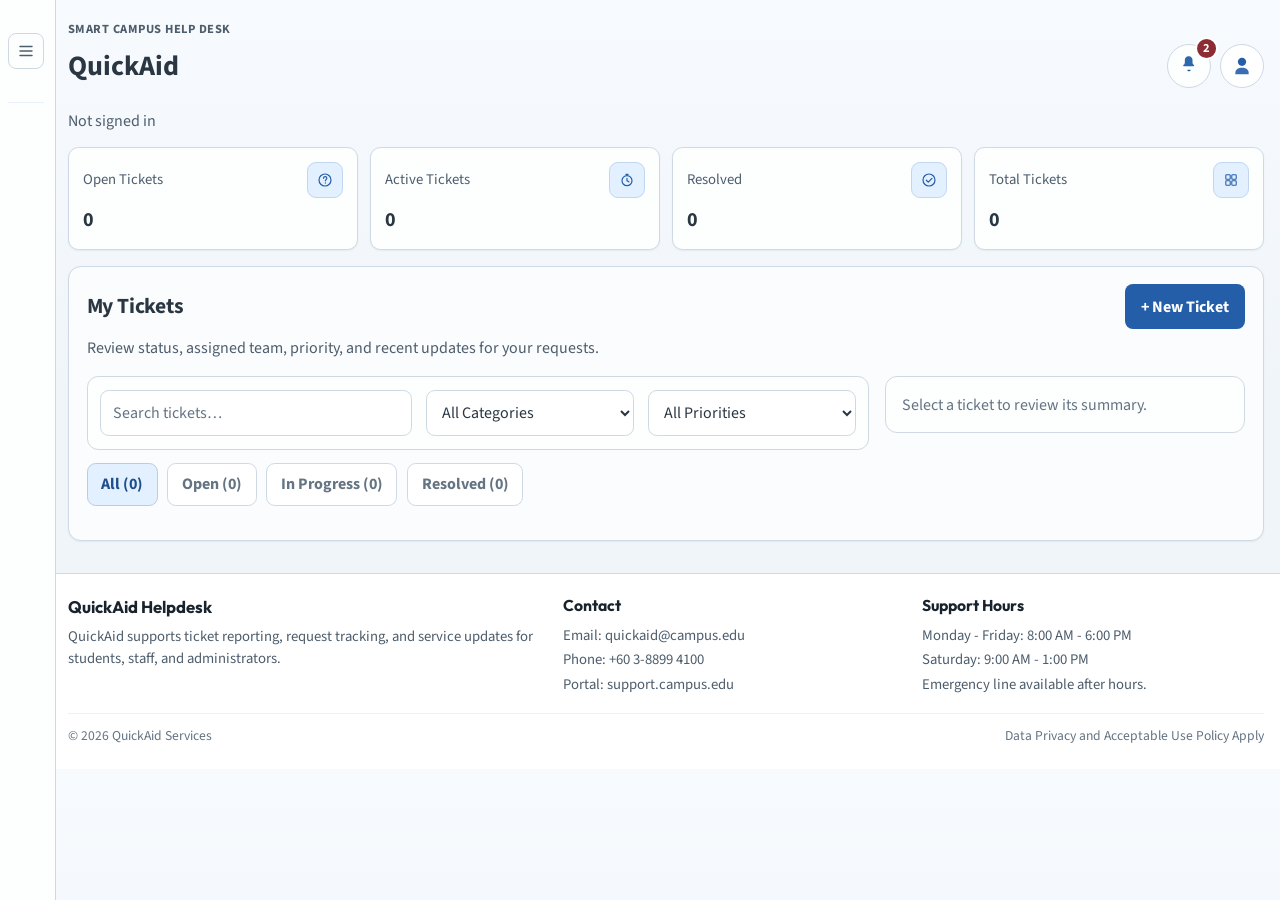
<file: frontend/index.html>
<!doctype html>
<html lang="en">
  <head>
    <meta charset="UTF-8" />
    <meta name="viewport" content="width=device-width, initial-scale=1.0" />
    <title>QuickAid - Smart Campus Helpdesk</title>
    <link rel="preconnect" href="https://fonts.googleapis.com" />
    <link rel="preconnect" href="https://fonts.gstatic.com" crossorigin />
    <link
      href="https://fonts.googleapis.com/css2?family=Outfit:wght@400;500;600;700&family=Source+Sans+3:wght@400;500;600&display=swap"
      rel="stylesheet"
    />
    <link rel="stylesheet" href="./styles.css" />
  </head>
  <body>
    <aside class="sidebar collapsed" id="userSidebar" aria-label="Main navigation">
      <div class="sidebar-brand">
        <div class="sidebar-logo" aria-hidden="true">
          <svg width="24" height="24" viewBox="0 0 24 24" fill="none" xmlns="http://www.w3.org/2000/svg">
            <path d="M4 10.2H20" stroke="currentColor" stroke-width="1.3" stroke-linecap="round" opacity="0.95" />
            <path d="M6.2 10.2V15.6M9.4 10.2V15.6M14.6 10.2V15.6M17.8 10.2V15.6" stroke="currentColor" stroke-width="1.3" stroke-linecap="round" opacity="0.95" />
            <path d="M4.8 15.8H19.2" stroke="currentColor" stroke-width="1.3" stroke-linecap="round" opacity="0.95" />
            <path d="M12 4.4L5.3 8.2H18.7L12 4.4Z" fill="currentColor" opacity="0.95" />
          </svg>
        </div>
        <div class="sidebar-brand-text">
          <div class="sidebar-brand-title">QuickAid</div>
          <div class="sidebar-brand-sub">Student Panel</div>
        </div>
        <button
        type="button"
        class="sidebar-toggle-btn"
        id="userSidebarToggleBtn"
        aria-label="Toggle sidebar"
        aria-controls="userSidebar"
        aria-expanded="false"
      >
        <svg class="icon-open" width="18" height="18" viewBox="0 0 24 24" fill="none" xmlns="http://www.w3.org/2000/svg" aria-hidden="true">
          <path d="M4 6H20M4 12H20M4 18H20" stroke="currentColor" stroke-width="1.9" stroke-linecap="round"/>
        </svg>
        <svg class="icon-close" width="18" height="18" viewBox="0 0 24 24" fill="none" xmlns="http://www.w3.org/2000/svg" aria-hidden="true">
          <path d="M15 6L9 12L15 18" stroke="currentColor" stroke-width="1.9" stroke-linecap="round" stroke-linejoin="round"/>
        </svg>
      </button>
      </div>

      <nav class="sidebar-nav" aria-label="Sidebar">
        <button type="button" id="sidebarDashboardBtn" class="sidebar-item sidebar-item-active" data-active="true">
          Dashboard 
        </button>
        <button type="button" id="sidebarKnowledgeBtn" class="sidebar-item">Knowledge Base</button>
      </nav>
    </aside>
    <button
      type="button"
      class="mobile-sidebar-toggle-btn"
      id="mobileUserSidebarToggleBtn"
      aria-label="Toggle sidebar"
      aria-controls="userSidebar"
      aria-expanded="false"
    >
      <svg width="18" height="18" viewBox="0 0 24 24" fill="none" xmlns="http://www.w3.org/2000/svg" aria-hidden="true">
        <path d="M4 6H20M4 12H20M4 18H20" stroke="currentColor" stroke-width="1.9" stroke-linecap="round"/>
      </svg>
    </button>
    <div class="sidebar-overlay" id="userSidebarOverlay" hidden></div>

    <header class="app-header">
      <div class="brand">
        <p class="brand-kicker">Smart Campus Help Desk</p>
        <div class="brand-row">
          <h1>QuickAid</h1>
          <div class="header-actions">
            <div class="notif-wrap">
              <button
                type="button"
                class="notif-action"
                id="btnNotifications"
                aria-haspopup="menu"
                aria-controls="notifDropdown"
                aria-expanded="false"
                aria-label="Notifications"
              >
                <span class="notif-bell" aria-hidden="true">
                  <svg width="20" height="20" viewBox="0 0 24 24" fill="none" xmlns="http://www.w3.org/2000/svg">
                    <path
                      d="M12 22C13.1046 22 14 21.1046 14 20H10C10 21.1046 10.8954 22 12 22Z"
                      fill="currentColor"
                    />
                    <path
                      d="M18 16.0001H6C5.44772 16.0001 5 15.5523 5 15.0001C5 14.6234 5.20711 14.2741 5.54253 14.0937C6.29012 13.6942 7 12.9206 7 11.0001V8.5001C7 6.01483 8.79086 4.13745 11.232 4.01525C11.4821 4.00244 11.733 4.00244 11.9831 4.01525C14.4242 4.13745 16.2151 6.01483 16.2151 8.5001V11.0001C16.2151 12.9206 16.925 13.6942 17.6726 14.0937C18.008 14.2741 18.2151 14.6234 18.2151 15.0001C18.2151 15.5523 17.7674 16.0001 17.2151 16.0001H18Z"
                      fill="currentColor"
                      opacity="0.95"
                    />
                  </svg>
                </span>
                <span class="notif-badge hidden" id="notifBadge" aria-label="Unread notifications count">0</span>
              </button>

              <div class="notif-dropdown hidden" id="notifDropdown" role="menu" aria-label="Notifications dropdown">
                <div class="notif-card">
                  <div class="notif-head">
                    <div class="notif-title">Notifications</div>
                    <div class="notif-sub">
                      You have <span class="notif-unread-count" id="notifUnreadCount">0</span> unread notifications
                    </div>
                  </div>
                  <div class="notif-divider" aria-hidden="true"></div>
                  <ul class="notif-list" id="notifList"></ul>
                  <div class="notif-divider notif-divider-bottom" aria-hidden="true"></div>
                  <button type="button" class="notif-mark-all" id="btnMarkAllRead">
                    Mark all as read
                  </button>
                </div>
              </div>
            </div>
            <a class="ghost-action auth-link icon-login" id="btnSignIn" href="./login.html" aria-label="Login">
              <svg width="20" height="20" viewBox="0 0 24 24" fill="none" xmlns="http://www.w3.org/2000/svg" aria-hidden="true">
                <path d="M12 12C14.7614 12 17 9.76142 17 7C17 4.23858 14.7614 2 12 2C9.23858 2 7 4.23858 7 7C7 9.76142 9.23858 12 12 12Z" fill="currentColor" />
                <path d="M4 20C4 16.6863 7.13401 14 11 14H13C16.866 14 20 16.6863 20 20V22H4V20Z" fill="currentColor" opacity="0.9" />
              </svg>
            </a>
            <button type="button" class="ghost-action auth-link icon-login icon-logout hidden" id="btnLogout" aria-label="Log out">
              <span class="notif-bell" aria-hidden="true">
                <svg width="20" height="20" viewBox="0 0 24 24" fill="none" xmlns="http://www.w3.org/2000/svg">
                  <path d="M10 17L15 12L10 7" stroke="currentColor" stroke-width="1.9" stroke-linecap="round" stroke-linejoin="round" />
                  <path d="M15 12H4" stroke="currentColor" stroke-width="1.9" stroke-linecap="round" />
                  <path d="M13 4H17C18.1046 4 19 4.89543 19 6V18C19 19.1046 18.1046 20 17 20H13" stroke="currentColor" stroke-width="1.9" stroke-linecap="round" />                </svg>
              </span>
            </button>
          </div>
        </div>
      </div>
      <p class="header-copy" id="studentSessionLabel">Signed in as student</p>
    </header>

    <main id="main-content" class="container main-layout">
      <section class="quick-metrics" aria-label="Support at a glance">
        <article class="stat-card" data-stat="Open">
          <div class="stat-row">
            <p class="metric-label">Open Tickets</p>
            <div class="stat-icon" aria-hidden="true">
              <svg width="16" height="16" viewBox="0 0 24 24" fill="none" xmlns="http://www.w3.org/2000/svg">
                <circle cx="12" cy="12" r="9" stroke="currentColor" stroke-width="1.8" />
                <path d="M9.75 9.5C9.75 8.12 10.86 7 12.24 7C13.62 7 14.73 8.12 14.73 9.5C14.73 10.46 14.17 11.16 13.38 11.63C12.84 11.95 12.5 12.43 12.5 13.04V13.3" stroke="currentColor" stroke-width="1.8" stroke-linecap="round" />
                <circle cx="12.5" cy="16.45" r="1" fill="currentColor" />
              </svg>
            </div>
          </div>
          <p class="metric-value" id="statOpen">0</p>
        </article>
        <article class="stat-card" data-stat="InProgress">
          <div class="stat-row">
            <p class="metric-label">Active Tickets</p>
            <div class="stat-icon" aria-hidden="true">
              <svg width="16" height="16" viewBox="0 0 24 24" fill="none" xmlns="http://www.w3.org/2000/svg">
                <circle cx="12" cy="13" r="7.5" stroke="currentColor" stroke-width="1.8" />
                <path d="M12 13V9.5M12 13L14.8 14.8M10.4 3.5H13.6" stroke="currentColor" stroke-width="1.8" stroke-linecap="round" stroke-linejoin="round" />
              </svg>
            </div>
          </div>
          <p class="metric-value" id="statInProgress">0</p>
        </article>
        <article class="stat-card" data-stat="Resolved">
          <div class="stat-row">
            <p class="metric-label">Resolved</p>
            <div class="stat-icon" aria-hidden="true">
              <svg width="16" height="16" viewBox="0 0 24 24" fill="none" xmlns="http://www.w3.org/2000/svg">
                <circle cx="12" cy="12" r="9" stroke="currentColor" stroke-width="1.8" />
                <path d="M8 12.3L10.9 15.2L16.5 9.6" stroke="currentColor" stroke-width="1.9" stroke-linecap="round" stroke-linejoin="round" />
              </svg>
            </div>
          </div>
          <p class="metric-value" id="statResolved">0</p>
        </article>
        <article class="stat-card" data-stat="Total">
          <div class="stat-row">
            <p class="metric-label">Total Tickets</p>
            <div class="stat-icon" aria-hidden="true">
              <svg width="16" height="16" viewBox="0 0 24 24" fill="none" xmlns="http://www.w3.org/2000/svg">
                <rect x="4.2" y="4.2" width="6.6" height="6.6" rx="1.2" stroke="currentColor" stroke-width="1.6" />
                <rect x="13.2" y="4.2" width="6.6" height="6.6" rx="1.2" stroke="currentColor" stroke-width="1.6" />
                <rect x="4.2" y="13.2" width="6.6" height="6.6" rx="1.2" stroke="currentColor" stroke-width="1.6" />
                <rect x="13.2" y="13.2" width="6.6" height="6.6" rx="1.2" stroke="currentColor" stroke-width="1.6" />
              </svg>
            </div>
          </div>
          <p class="metric-value" id="statTotal">0</p>
        </article>
      </section>

      <section class="panel" id="submitPanel" aria-labelledby="submitPanelTitle">
        <div class="panel-head">
          <h2 id="submitPanelTitle">Report a Campus Issue</h2>
          <p>
            Fill in the details below. You will receive a ticket ID after submission.
          </p>
        </div>

        <div class="helper-card" aria-label="Issue templates">
          <p class="helper-title">Quick templates</p>
          <div class="template-row">
            <button class="chip" type="button" data-template="wifi">Wi-Fi issue</button>
            <button class="chip" type="button" data-template="aircond">Air conditioning issue</button>
            <button class="chip" type="button" data-template="portal">Portal login issue</button>
          </div>
        </div>

        <div class="submit-callout" id="submitCallout">
          <h3 class="callout-title">Create a new ticket</h3>
          <p class="muted">
            Use the form below. It auto-saves while you type, and supports attachments.
          </p>
          <button type="button" class="primary-full" id="btnNewTicket">New Ticket</button>
        </div>

        <div id="createFormWrap" class="create-form-wrap hidden" aria-hidden="true">
          <form id="ticketForm" novalidate>
            <div class="create-modal-head">
              <h3>Create New Ticket</h3>
              <button type="button" class="modal-close" id="btnCloseCreate" aria-label="Close">×</button>
            </div>
            <div class="form-grid">
            <label class="field">
              <span>Ticket type <strong>*</strong></span>
              <select id="category" name="category" autocomplete="off" required>
                <option value="">Ticket Type</option>
                <option value="Incident">Incident (something is broken)</option>
                <option value="ServiceRequest">Service Request (need access/setup)</option>
                <option value="Inquiry">General inquiry</option>
                <option value="Software">Software</option>
              </select>
              <small class="error" id="categoryError"></small>
            </label>

            <label class="field desktop-only">
              <span>Request by <strong>*</strong></span>
              <input
                id="name"
                name="name"
                type="text"
                maxlength="80"
                required
                autocomplete="name"
                placeholder="Example: Nur Aisyah Binti Rahman…"
              />
              <small class="helper">Use your full name as in student/staff record.</small>
              <small class="error" id="nameError"></small>
            </label>

            <label class="field hidden">
              <span>Email <strong>*</strong></span>
              <input
                id="email"
                name="email"
                type="email"
                maxlength="120"
                required
                autocomplete="email"
                spellcheck="false"
                placeholder="Example: ali@student.edu.my…"
              />
              <small class="helper">Use an active email to receive status updates.</small>
              <small class="error" id="emailError"></small>
            </label>

            <label class="field">
              <span>Assigned team <strong>*</strong></span>
              <select id="department" name="department" autocomplete="off" required>
                <option value="">Select assigned team</option>
                <option value="IT Support">IT Support</option>
                <option value="Facilities">Facilities</option>
                <option value="Academic Admin">Academic Admin</option>
                <option value="Security">Security</option>
                <option value="HR">HR</option>
                <option value="General Inquiry">General Inquiry</option>
              </select>
              <small class="error" id="departmentError"></small>
            </label>

            <label class="field">
              <span>Priority</span>
              <select id="priority" name="priority" class="priority-select">
                <option value="High">High</option>
                <option value="Medium" selected>Medium</option>
                <option value="Low">Low</option>
              </select>
              <div class="priority-seg" role="radiogroup" aria-label="Priority">
                <button type="button" class="seg-btn" data-priority="High" aria-pressed="false">High</button>
                <button type="button" class="seg-btn" data-priority="Medium" aria-pressed="true">Medium</button>
                <button type="button" class="seg-btn" data-priority="Low" aria-pressed="false">Low</button>
              </div>
              <small class="helper">Higher priority gets faster first response.</small>
            </label>

            <label class="field field-wide">
              <span>Subject <strong>*</strong></span>
              <input
                id="subject"
                name="subject"
                type="text"
                maxlength="120"
                required
                autocomplete="off"
                placeholder="Briefly describe the issue"
              />
              <small class="helper">Keep it short and specific so support can triage quickly.</small>
              <small class="error" id="subjectError"></small>
            </label>

            <div class="kb-suggestions field-wide hidden" id="kbSuggestions" aria-live="polite">
              <p class="helper-title">Suggested help articles</p>
              <p class="kb-empty">Start typing your subject to see relevant self-help guides.</p>
              <ul id="kbList"></ul>
            </div>

            <label class="field field-wide hidden">
              <span>Location</span>
              <input
                id="location"
                name="location"
                type="text"
                maxlength="120"
                autocomplete="off"
                placeholder="Example: Block C, Room 2-14 / Library Level 2…"
              />
            </label>

            <label class="field field-wide">
              <span>Message <strong>*</strong></span>
              <div class="message-from">
                <span class="from-label">from</span>
                <span class="from-chip"><span class="from-avatar">👨🏻</span><span id="messageFromName">Portal User</span></span>
              </div>
              <textarea
                id="description"
                name="description"
                rows="6"
                maxlength="2000"
                required
                autocomplete="off"
                placeholder="Describe what happened, where it happened, and any error messages."
              ></textarea>
              <div class="message-toolbar desktop-only" aria-hidden="true">
                <button type="button" class="tool-btn" data-format="bold" aria-label="Bold">B</button>
                <button type="button" class="tool-btn" data-format="italic" aria-label="Italic">I</button>
                <button type="button" class="tool-btn" data-format="strike" aria-label="Strikethrough">S</button>
                <button type="button" class="tool-btn" data-format="bullet" aria-label="Bullets">•</button>
                <button type="button" class="tool-btn" data-format="emoji" aria-label="Emojis">
                  <svg width="14" height="14" viewBox="0 0 24 24" fill="none" xmlns="http://www.w3.org/2000/svg" aria-hidden="true">
                    <circle cx="12" cy="12" r="8.5" stroke="currentColor" stroke-width="1.8" />
                    <path d="M9.4 14.1C10.1 15 11 15.5 12 15.5C13 15.5 13.9 15 14.6 14.1" stroke="currentColor" stroke-width="1.6" stroke-linecap="round" />
                    <circle cx="9.3" cy="10.3" r="1" fill="currentColor" />
                    <circle cx="14.7" cy="10.3" r="1" fill="currentColor" />
                  </svg>
                </button>
                <button type="button" class="tool-btn" data-format="link" aria-label="Link">🔗</button>
              </div>
              <div class="emoji-picker hidden" id="emojiPicker" aria-label="Emoji picker"></div>
              <small class="helper"><span id="descCount">0</span>/2000 characters</small>
              <small class="error" id="descriptionError"></small>
            </label>

            <label class="field field-wide mobile-only attachment-field">
              <span>Attach images (Optional)</span>
              <div class="attachment-dropzone" id="attachmentDropzone" role="button" tabindex="0" aria-label="Upload attachment">
                <div class="dropzone-icon" aria-hidden="true">
                  <svg width="18" height="18" viewBox="0 0 24 24" fill="none" xmlns="http://www.w3.org/2000/svg">
                    <path d="M12 16V6.6M12 6.6L8.8 9.8M12 6.6L15.2 9.8" stroke="currentColor" stroke-width="1.9" stroke-linecap="round" stroke-linejoin="round" />
                    <path d="M5 16.5V17.7C5 18.9 6 19.9 7.2 19.9H16.8C18 19.9 19 18.9 19 17.7V16.5" stroke="currentColor" stroke-width="1.9" stroke-linecap="round" />
                  </svg>
                </div>
                <div class="dropzone-text">
                  <strong>Click</strong> to upload screenshots or photos
                  <div class="dropzone-subtitle">PNG, JPG, GIF up to 10MB each (max 5 files)</div>
                </div>
              </div>
              <input id="attachment" name="attachment" type="file" class="attachment-input" accept=".png,.jpg,.jpeg,.gif" multiple />
              <small class="error" id="attachmentError"></small>
              <small class="helper" id="attachmentInfo"></small>
              <div class="attachment-preview hidden" id="attachmentPreview" aria-live="polite"></div>
            </label>

            <label class="field field-wide checkbox-field hidden">
              <span class="checkbox-row">
                <input id="consent" name="consent" type="checkbox" required />
                I confirm the details are accurate and safe to share with support staff.
              </span>
              <small class="error" id="consentError"></small>
            </label>
          </div>

          <div class="form-meta">
            <p id="slaHint">Estimated first response SLA: 4 working hours</p>
            <p id="draftHint">Draft not saved yet.</p>
          </div>

          <div class="actions">
            <button type="button" class="ghost" id="btnCancelCreate">Cancel</button>
            <button type="submit" id="submitBtn">
              <span class="desktop-only">Create</span>
              <span class="mobile-only">Create Ticket</span>
            </button>
          </div>
          </form>

          <div class="result hidden" id="submitResult" aria-live="polite"></div>
        </div>
      </section>

      <section class="panel active" id="trackPanel" aria-labelledby="trackPanelTitle">
        <div class="panel-head">
          <div class="panel-head-row">
            <h2 id="trackPanelTitle">My Tickets</h2>
            <button type="button" class="new-ticket-top" id="btnNewTicketTop">+ New Ticket</button>
          </div>
          <p>Review status, assigned team, priority, and recent updates for your requests.</p>
        </div>

        <div class="track-workspace">
          <div class="track-main">
        <form id="trackForm" class="track-form" novalidate>
          <label class="field">
            <span>Email <strong>*</strong></span>
            <input
              id="trackEmail"
              name="trackEmail"
              type="email"
              maxlength="120"
              required
              autocomplete="email"
              spellcheck="false"
              placeholder="Example: ali@student.edu.my…"
            />
            <small class="error" id="trackEmailError"></small>
          </label>
          <button type="submit" id="trackBtn">Find Tickets</button>
        </form>

        <div class="filter-card" aria-label="Ticket filters">
          <input
            id="ticketSearch"
            type="search"
            autocomplete="off"
            placeholder="Search tickets…"
            aria-label="Search tickets"
          />
          <select id="categoryFilter" name="categoryFilter" autocomplete="off" aria-label="Category filter">
            <option value="All">All Categories</option>
            <option value="IT Support">IT Support</option>
            <option value="Facilities">Facilities</option>
            <option value="Academic Admin">Academic Admin</option>
            <option value="Security">Security</option>
            <option value="General Inquiry">General Inquiry</option>
          </select>
          <select id="priorityFilter" name="priorityFilter" autocomplete="off" aria-label="Priority filter">
            <option value="All">All Priorities</option>
            <option value="Low">Low</option>
            <option value="Medium">Medium</option>
            <option value="High">High</option>
          </select>
        </div>

        <div class="status-tabs" role="tablist" aria-label="Status tabs">
          <button type="button" class="status-tab active" data-status="All" role="tab" aria-selected="true">
            All (<span id="tabCountAll">0</span>)
          </button>
          <button type="button" class="status-tab" data-status="Open" role="tab" aria-selected="false">
            Open (<span id="tabCountOpen">0</span>)
          </button>
          <button type="button" class="status-tab" data-status="InProgress" role="tab" aria-selected="false">
            In Progress (<span id="tabCountInProgress">0</span>)
          </button>
          <button type="button" class="status-tab" data-status="Resolved" role="tab" aria-selected="false">
            Resolved (<span id="tabCountResolved">0</span>)
          </button>
        </div>

        <div class="tickets-shell">
          <div class="tickets-skeleton hidden" id="ticketsSkeleton" aria-hidden="true">
            <div class="s-row"></div>
            <div class="s-row"></div>
            <div class="s-row"></div>
            <div class="s-row"></div>
          </div>

          <div class="tickets" id="ticketsResult" aria-live="polite"></div>
        </div>
          </div>

          <aside class="ticket-inline-panel" id="ticketInlinePanel" aria-live="polite">
            <p class="ticket-inline-empty" id="ticketInlineEmpty">
              Select a ticket to review its summary.
            </p>
            <div class="ticket-inline-content hidden" id="ticketInlineContent">
              <div class="ticket-inline-head">
                <h3 id="inlineDetailSubject">Ticket Details</h3>
                <span class="muted" id="inlineDetailTicketId"></span>
              </div>
              <div class="ticket-inline-meta">
                <span class="badge" id="inlineDetailStatus">Open</span>
                <span class="detail-priority-pill" id="inlineDetailPriority">Medium</span>
              </div>
              <p class="muted" id="inlineDetailCategory">Department</p>
              <p class="muted" id="inlineDetailLocation">Location</p>
              <p class="muted" id="inlineDetailUpdated">Updated</p>
              <div class="detail-block">
                <h4>Issue description</h4>
                <p class="detail-description muted" id="inlineDetailDescription"></p>
              </div>
              <div class="detail-actions">
                <button type="button" id="btnInlineViewDetailPage">View Details</button>
              </div>
            </div>
          </aside>
        </div>
      </section>

      <section class="panel" id="knowledgeBasePanel" aria-labelledby="knowledgeBasePanelTitle">
        <div class="panel-head">
          <div class="panel-head-row">
            <h2 id="knowledgeBasePanelTitle">Knowledge Base</h2>
            <button type="button" class="ghost hidden" id="btnResetKbFeedback" aria-hidden="true">Reset feedback</button>
          </div>
          <p>Browse self-help guides before submitting a support request.</p>
        </div>
        <div class="kb-suggestions" aria-live="polite">
          <p class="helper-title">Frequently Asked Questions</p>
          <ul id="kbPageList"></ul>
        </div>
      </section>
    </main>

    <footer class="app-footer university-footer" aria-label="University helpdesk footer">
      <div class="footer-grid">
        <section class="footer-block">
          <h2>QuickAid Helpdesk</h2>
          <p>QuickAid supports ticket reporting, request tracking, and service updates for students, staff, and administrators.</p>
        </section>
        <section class="footer-block">
          <h3>Contact</h3>
          <p>Email: quickaid@campus.edu</p>
          <p>Phone: +60 3-8899 4100</p>
          <p>Portal: support.campus.edu</p>
        </section>
        <section class="footer-block">
          <h3>Support Hours</h3>
          <p>Monday - Friday: 8:00 AM - 6:00 PM</p>
          <p>Saturday: 9:00 AM - 1:00 PM</p>
          <p>Emergency line available after hours.</p>
        </section>
      </div>
      <div class="footer-bottom">
        <span>© 2026 QuickAid Services</span>
        <span>Data Privacy and Acceptable Use Policy Apply</span>
      </div>
    </footer>

    <div class="modal hidden" id="profileModal" role="dialog" aria-modal="true" aria-labelledby="profileModalTitle">
      <div class="modal-backdrop" data-close-profile="true"></div>
      <div class="modal-card" role="document">
        <div class="modal-head">
          <h2 id="profileModalTitle">Profile and settings</h2>
          <button type="button" class="modal-close" data-close-profile="true" aria-label="Close">×</button>
        </div>

        <form id="profileForm" class="profile-form" novalidate>
          <p class="muted" id="profileEmail">Signed in as</p>

          <fieldset class="fieldset">
            <legend>Notifications</legend>
            <label class="check-row">
              <input type="checkbox" id="notifEmail" />
              Email me ticket updates
            </label>
            <label class="check-row">
              <input type="checkbox" id="notifInApp" />
              Show in-app alerts
            </label>
          </fieldset>

          <button type="submit" class="primary-full">Save</button>
        </form>
      </div>
    </div>

    <script src="./app.js" defer></script>
  </body>
</html>
</file>
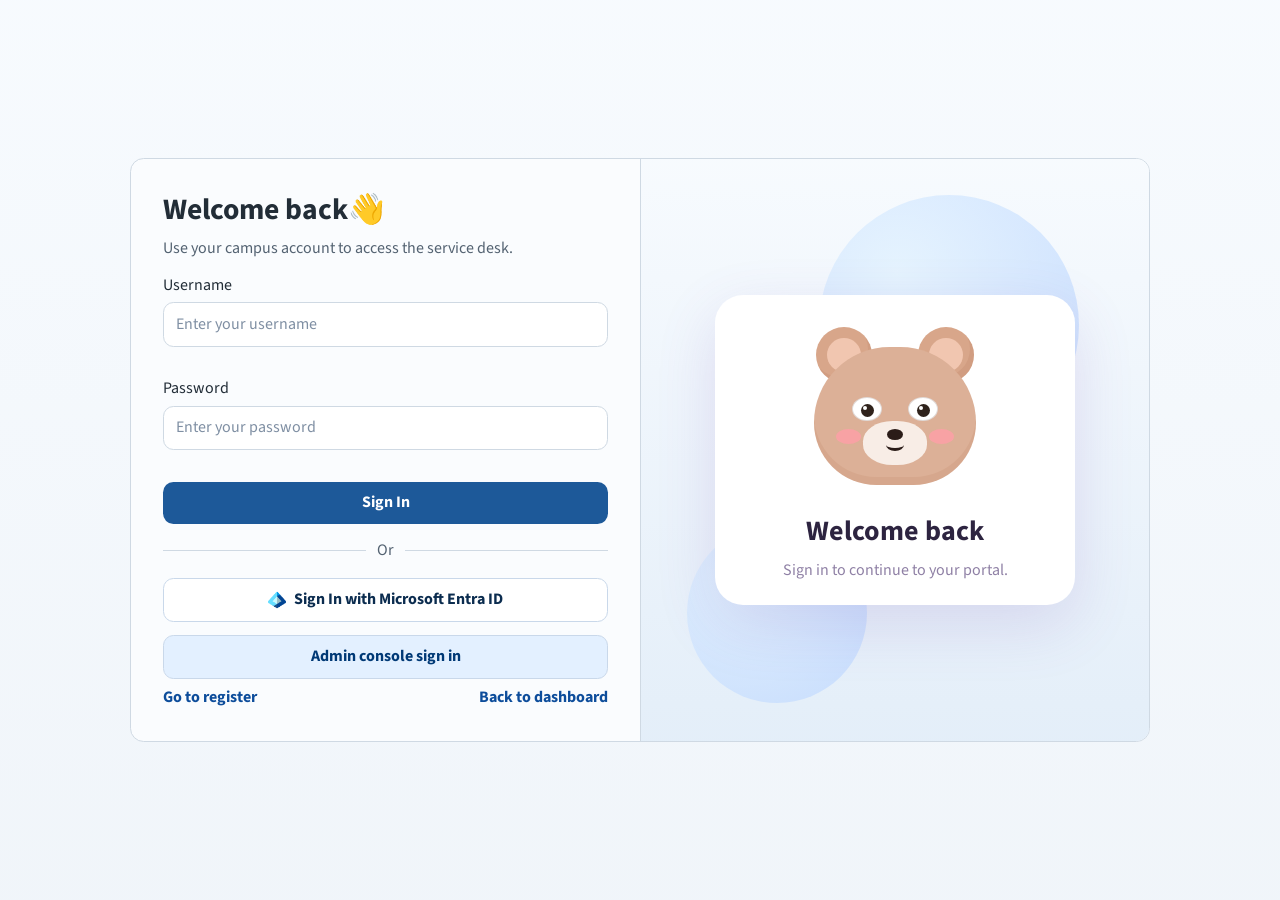
<file: frontend/login.html>
<!doctype html>
<html lang="en">
  <head>
    <meta charset="UTF-8" />
    <meta name="viewport" content="width=device-width, initial-scale=1.0" />
    <title>QuickAid - Login</title>
    <link rel="preconnect" href="https://fonts.googleapis.com" />
    <link rel="preconnect" href="https://fonts.gstatic.com" crossorigin />
    <link
      href="https://fonts.googleapis.com/css2?family=Outfit:wght@400;600;700&family=Source+Sans+3:wght@400;500;600&display=swap"
      rel="stylesheet"
    />
    <link rel="stylesheet" href="./auth.css" />
  </head>
  <body class="auth-page login-page">
    <main class="entra-layout">
      <section class="entra-panel">
        <h1>Welcome back👋 </h1>
        <p class="entra-subtitle">Use your campus account to access the service desk.</p>
        <!--  <p class="entra-subtitle">Manual sign in or continue with Microsoft Entra ID.</p> -->

        <form id="loginPageForm" novalidate>
          <label class="input-shell">
            <span>Username</span>
            <input id="loginUsername" type="text" placeholder="Enter your username" required autocomplete="username" />
            <small class="error" id="loginUsernameError"></small>
          </label>

          <label class="input-shell">
            <span>Password</span>
            <input id="loginPassword" type="password" placeholder="Enter your password" required autocomplete="current-password" />
            <small class="error" id="loginPasswordError"></small>
          </label>

          <button type="submit" class="signin-btn">Sign In</button>

          <div class="or-divider"><span>Or</span></div>

          <button type="button" id="loginMicrosoftBtn" class="entra-btn">
            <img class="entra-logo" src="./assets/Microsoft_Entra_ID_color_icon.png" alt="" aria-hidden="true" />
            <span>Sign In with Microsoft Entra ID</span>
          </button>

          <!-- REMOVE_IN_PRODUCTION: Temporary direct admin login for frontend testing only. -->
          <button type="button" id="loginAdminTestBtn" class="entra-btn secondary-admin-entry">
            <span>Admin console sign in</span>
          </button>
        </form>

        <div class="auth-links">
          <a href="./register.html">Go to register</a>
          <a href="./index.html">Back to dashboard</a>
        </div>
      </section>

      <section class="entra-hero" aria-hidden="true">
        <div class="hero-orb"></div>
        <div class="hero-orb hero-orb-2"></div>
        <div class="hero-orb hero-orb-3"></div>
        <div class="hero-bear-card">
          <div class="bear" id="loginBear">
            <div class="ear left"></div>
            <div class="ear right"></div>
            <div class="face">
              <div class="eye left">
                <span class="pupil" id="loginLeftEye"></span>
                <span class="lid"></span>
              </div>
              <div class="eye right">
                <span class="pupil" id="loginRightEye"></span>
                <span class="lid"></span>
              </div>
              <div class="cheek left"></div>
              <div class="cheek right"></div>
              <div class="mouth-area">
                <div class="nose"></div>
                <div class="mouth"></div>
              </div>
            </div>
            <div class="hand left"></div>
            <div class="hand right"></div>
          </div>
          <h2>Welcome back</h2>
          <p>Sign in to continue to your portal.</p>
        </div>
      </section>
    </main>
    <script src="./auth.js" defer></script>
  </body>
</html>
</file>
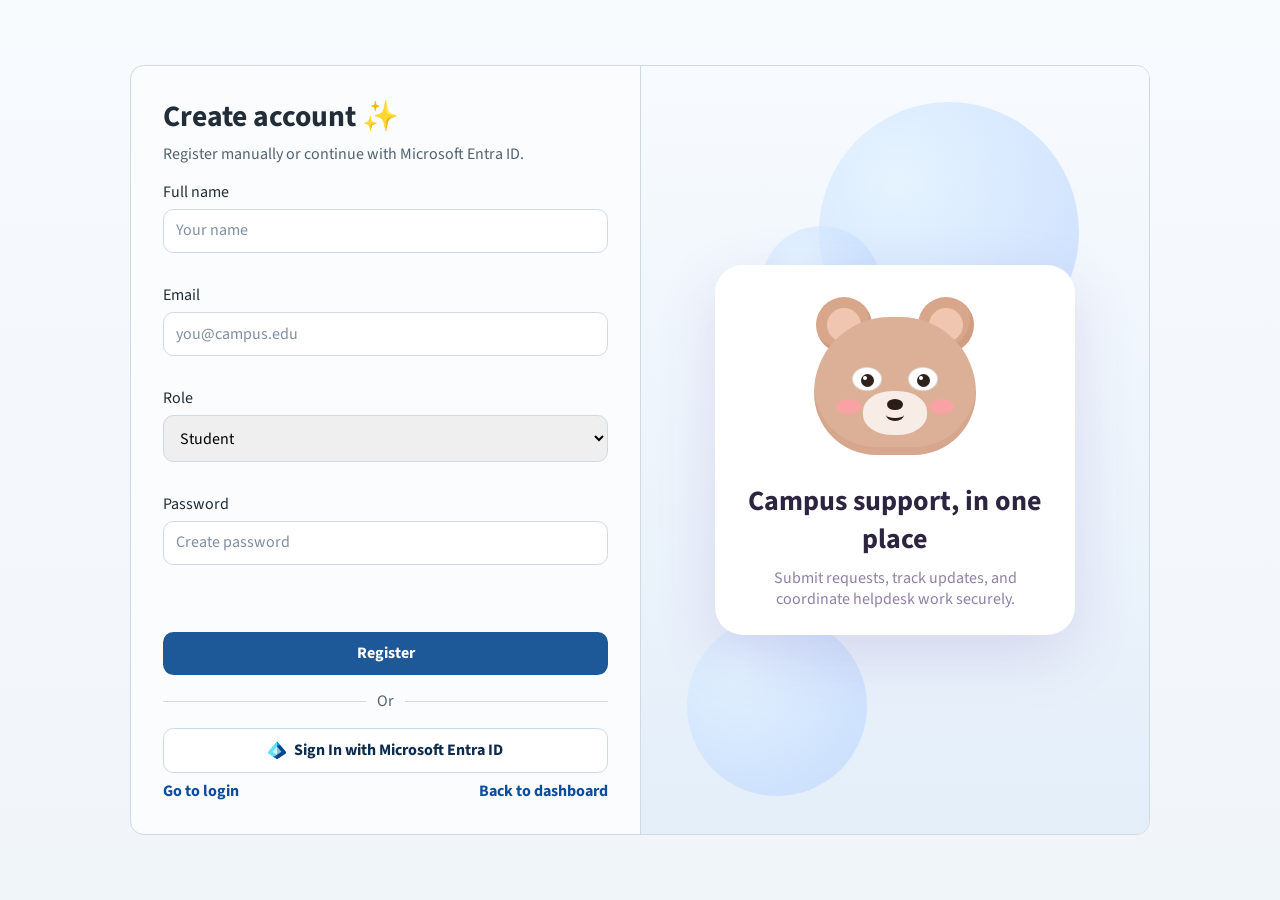
<file: frontend/register.html>
<!doctype html>
<html lang="en">
  <head>
    <meta charset="UTF-8" />
    <meta name="viewport" content="width=device-width, initial-scale=1.0" />
    <title>QuickAid - Register</title>
    <link rel="preconnect" href="https://fonts.googleapis.com" />
    <link rel="preconnect" href="https://fonts.gstatic.com" crossorigin />
    <link
      href="https://fonts.googleapis.com/css2?family=Outfit:wght@400;600;700&family=Source+Sans+3:wght@400;500;600&display=swap"
      rel="stylesheet"
    />
    <link rel="stylesheet" href="./auth.css" />
  </head>
  <body class="auth-page register-page">
    <main class="entra-layout">
      <section class="entra-panel">
        <h1>Create account ✨</h1>
        <p class="entra-subtitle">Register manually or continue with Microsoft Entra ID.</p>
        <form id="registerPageForm" novalidate>
          <label class="input-shell">
            <span>Full name</span>
            <input id="registerName" type="text" placeholder="Your name" required autocomplete="name" />
            <small class="error" id="registerNameError"></small>
          </label>
          <label class="input-shell">
            <span>Email</span>
            <input id="registerEmail" type="email" placeholder="you@campus.edu" required autocomplete="email" />
            <small class="error" id="registerEmailError"></small>
          </label>
          <label class="input-shell">
            <span>Role</span>
            <select id="registerRole" required>
              <option value="user">Student</option>
              <option value="staff">Staff</option>
              <option value="admin">Admin</option>
            </select>
            <small class="error" id="registerRoleError"></small>
          </label>
          <label class="input-shell">
            <span>Password</span>
            <input id="registerPassword" type="password" placeholder="Create password" required autocomplete="new-password" />
            <small class="error" id="registerPasswordError"></small>
          </label>
          <p class="entra-subtitle hidden" id="registerApprovalNote" aria-live="polite"></p>

          <button type="submit" class="signin-btn">Register</button>

          <div class="or-divider"><span>Or</span></div>

          <button type="button" id="registerMicrosoftBtn" class="entra-btn">
            <img class="entra-logo" src="./assets/Microsoft_Entra_ID_color_icon.png" alt="" aria-hidden="true" />
            <span>Sign In with Microsoft Entra ID</span>
          </button>
        </form>
        <div class="auth-links">
          <a href="./login.html">Go to login</a>
          <a href="./index.html">Back to dashboard</a>
        </div>
      </section>
      <section class="entra-hero" aria-hidden="true">
        <div class="hero-orb"></div>
        <div class="hero-orb hero-orb-2"></div>
        <div class="hero-orb hero-orb-3"></div>
        <div class="hero-bear-card">
          <div class="bear" id="registerBear">
            <div class="ear left"></div>
            <div class="ear right"></div>
            <div class="face">
              <div class="eye left">
                <span class="pupil" id="registerLeftEye"></span>
                <span class="lid"></span>
              </div>
              <div class="eye right">
                <span class="pupil" id="registerRightEye"></span>
                <span class="lid"></span>
              </div>
              <div class="cheek left"></div>
              <div class="cheek right"></div>
              <div class="mouth-area">
                <div class="nose"></div>
                <div class="mouth"></div>
              </div>
            </div>
            <div class="hand left"></div>
            <div class="hand right"></div>
          </div>
          <h2>Campus support, in one place</h2>
          <p>Submit requests, track updates, and coordinate helpdesk work securely.</p>
        </div>
      </section>
    </main>
    <script src="./auth.js" defer></script>
  </body>
</html>
</file>
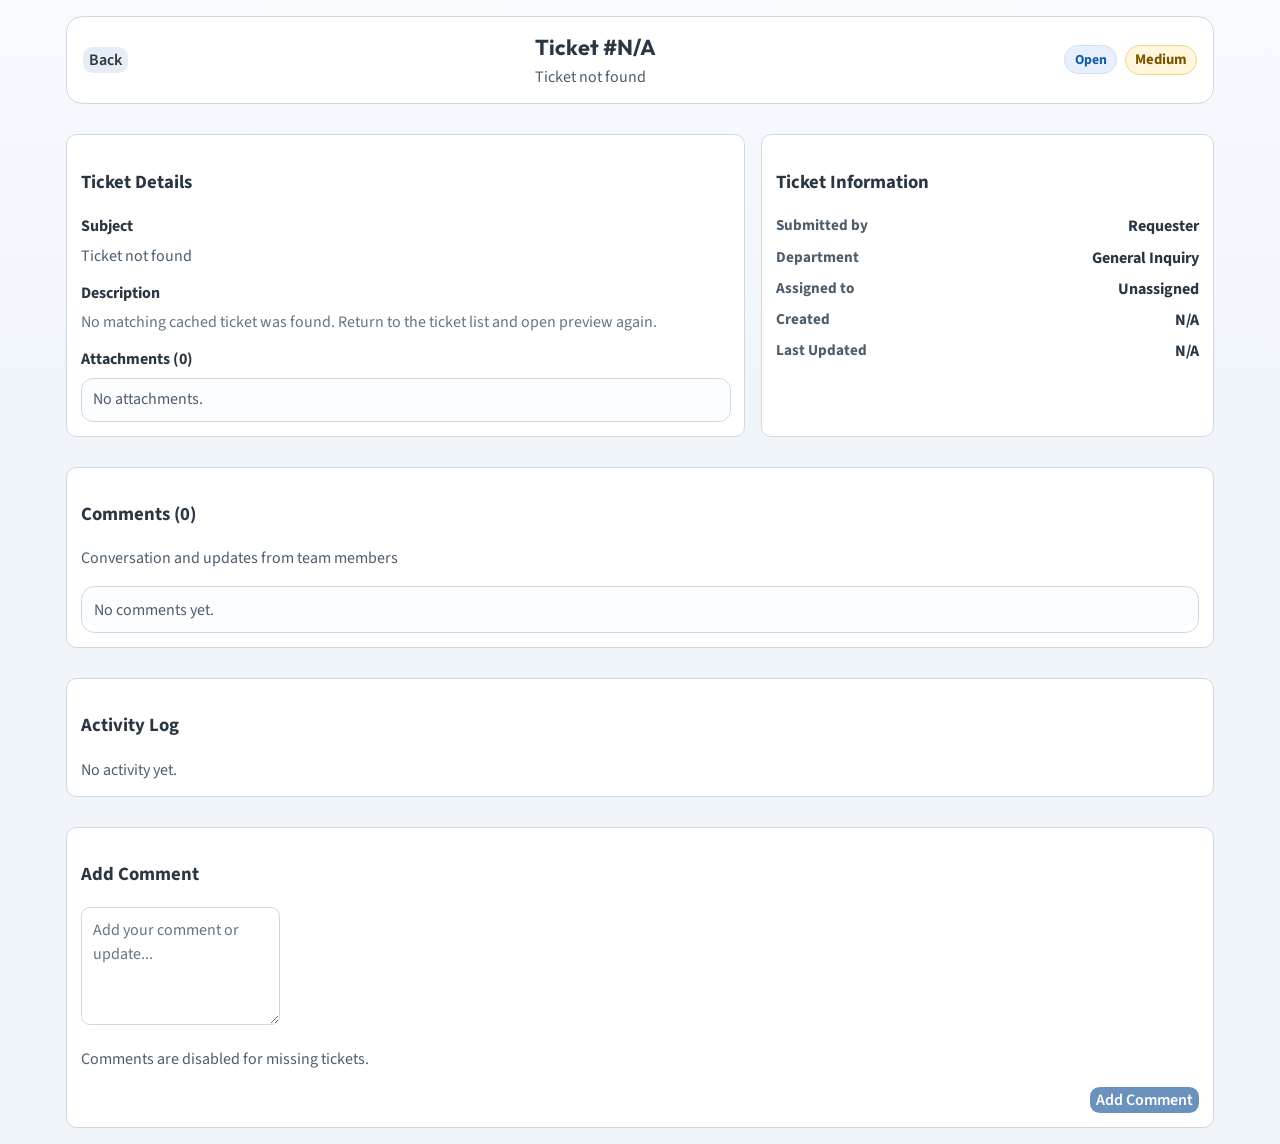
<file: frontend/ticket-detail.html>
<!doctype html>
<html lang="en">
  <head>
    <meta charset="UTF-8" />
    <meta name="viewport" content="width=device-width, initial-scale=1.0" />
    <title>Ticket Details</title>
    <link rel="preconnect" href="https://fonts.googleapis.com" />
    <link rel="preconnect" href="https://fonts.gstatic.com" crossorigin />
    <link
      href="https://fonts.googleapis.com/css2?family=Outfit:wght@400;600;700;800&family=Source+Sans+3:wght@400;500;600;700&display=swap"
      rel="stylesheet"
    />
    <link rel="stylesheet" href="./ticket-view-shared.css" />
    <link rel="stylesheet" href="./styles.css" />
  </head>
  <body>
    <main class="ticket-page">
      <header class="ticket-page-head">
        <button type="button" id="btnBackToList" class="ghost">Back</button>
        <div class="ticket-page-title-wrap">
          <h1 id="pageTicketTitle">Ticket #N/A</h1>
          <p class="muted" id="pageTicketSubject">Ticket subject</p>
        </div>
        <div class="ticket-page-badges">
          <span class="badge" id="pageStatusBadge">Open</span>
          <span class="detail-priority-pill" id="pagePriorityBadge">Medium</span>
        </div>
      </header>

      <section class="ticket-page-grid">
        <article class="detail-block">
          <h3>Ticket Details</h3>
          <div class="ticket-section">
            <h4>Subject</h4>
            <p id="pageSubject" class="muted"></p>
          </div>
          <div class="ticket-section">
            <h4>Description</h4>
            <p id="pageDescription" class="detail-description muted"></p>
          </div>
          <div class="ticket-section">
            <h4 id="pageAttachmentTitle">Attachments</h4>
            <ul id="pageAttachments" class="attachment-list"></ul>
          </div>
        </article>

        <aside class="detail-block">
          <h3>Ticket Information</h3>
          <div class="info-row">
            <span class="info-key">Submitted by</span>
            <span class="info-val" id="pageSubmittedBy">-</span>
          </div>
          <div class="info-row">
            <span class="info-key">Department</span>
            <span class="info-val" id="pageDepartment">-</span>
          </div>
          <div class="info-row">
            <span class="info-key">Assigned to</span>
            <span class="info-val" id="pageAssignedTo">-</span>
          </div>
          <div class="info-row">
            <span class="info-key">Created</span>
            <span class="info-val" id="pageCreatedAt">-</span>
          </div>
          <div class="info-row">
            <span class="info-key">Last Updated</span>
            <span class="info-val" id="pageUpdatedAt">-</span>
          </div>
        </aside>
      </section>

      <section class="detail-block">
        <h3 id="pageCommentsTitle">Comments (0)</h3>
        <p class="muted">Conversation and updates from team members</p>
        <ul id="pageComments" class="comment-list"></ul>
      </section>

      <section class="detail-block">
        <h3>Activity Log</h3>
        <ul id="pageTimeline" class="timeline-list activity-log"></ul>
      </section>

      <section class="detail-block">
        <h3>Add Comment</h3>
        <form id="pageCommentForm">
          <textarea id="pageNewComment" rows="4" placeholder="Add your comment or update..."></textarea>
          <p id="pageCommentFeedback" class="muted" role="status" aria-live="polite"></p>
          <div class="detail-actions">
            <button id="pageAddCommentBtn" type="submit">Add Comment</button>
          </div>
        </form>
      </section>
    </main>
    <script src="./ticket-view-shared.js" defer></script>
    <script src="./ticket-detail.js" defer></script>
  </body>
  </html>
</file>
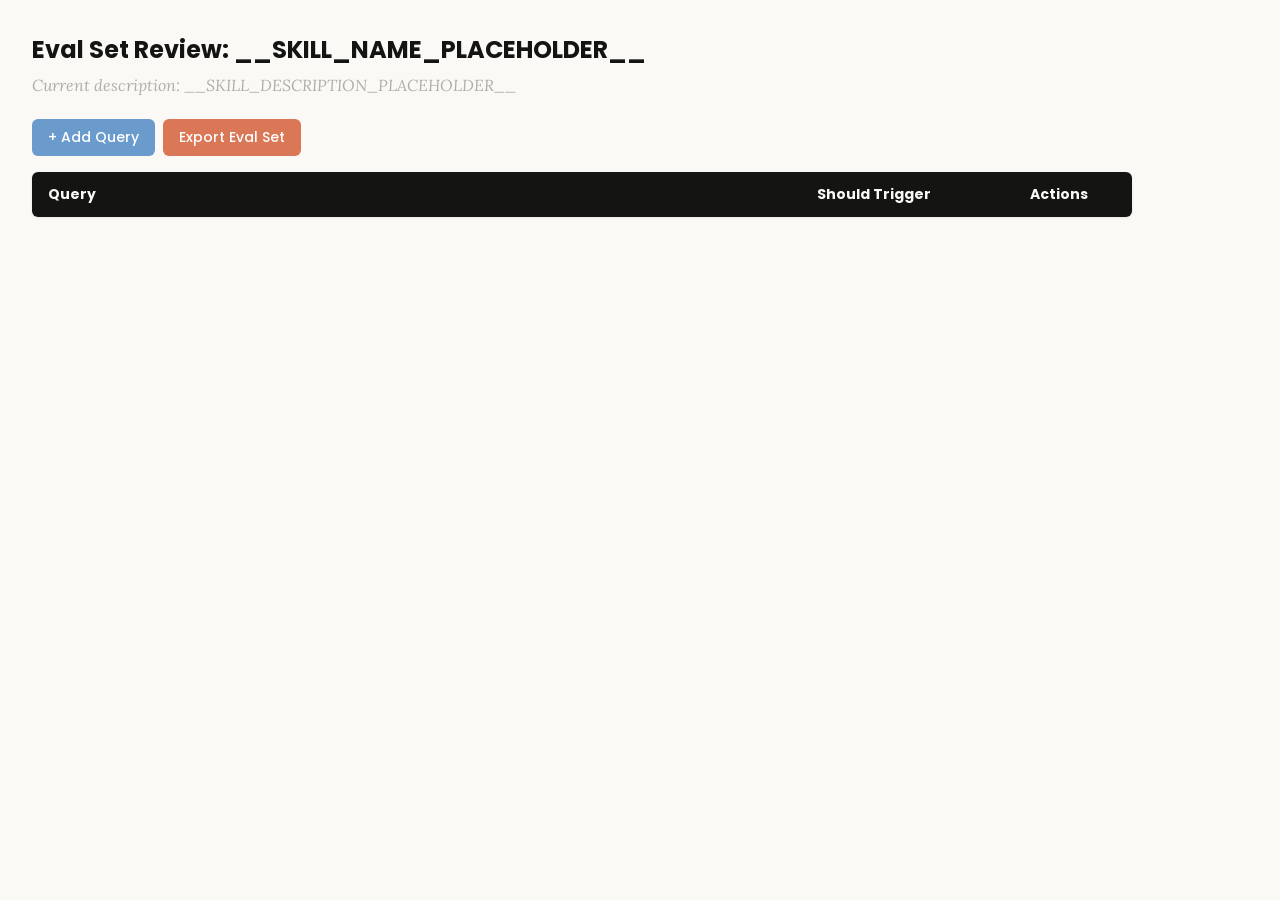
<file: .cursor/skills/skills-main/skills-main/skills/skill-creator/assets/eval_review.html>
<!DOCTYPE html>
<html lang="en">
<head>
  <meta charset="UTF-8">
  <meta name="viewport" content="width=device-width, initial-scale=1.0">
  <title>Eval Set Review - __SKILL_NAME_PLACEHOLDER__</title>
  <link rel="preconnect" href="https://fonts.googleapis.com">
  <link rel="preconnect" href="https://fonts.gstatic.com" crossorigin>
  <link href="https://fonts.googleapis.com/css2?family=Poppins:wght@500;600&family=Lora:wght@400;500&display=swap" rel="stylesheet">
  <style>
    * { box-sizing: border-box; margin: 0; padding: 0; }
    body { font-family: 'Lora', Georgia, serif; background: #faf9f5; padding: 2rem; color: #141413; }
    h1 { font-family: 'Poppins', sans-serif; margin-bottom: 0.5rem; font-size: 1.5rem; }
    .description { color: #b0aea5; margin-bottom: 1.5rem; font-style: italic; max-width: 900px; }
    .controls { margin-bottom: 1rem; display: flex; gap: 0.5rem; }
    .btn { font-family: 'Poppins', sans-serif; padding: 0.5rem 1rem; border: none; border-radius: 6px; cursor: pointer; font-size: 0.875rem; font-weight: 500; }
    .btn-add { background: #6a9bcc; color: white; }
    .btn-add:hover { background: #5889b8; }
    .btn-export { background: #d97757; color: white; }
    .btn-export:hover { background: #c4613f; }
    table { width: 100%; max-width: 1100px; border-collapse: collapse; background: white; border-radius: 6px; overflow: hidden; box-shadow: 0 1px 3px rgba(0,0,0,0.08); }
    th { font-family: 'Poppins', sans-serif; background: #141413; color: #faf9f5; padding: 0.75rem 1rem; text-align: left; font-size: 0.875rem; }
    td { padding: 0.75rem 1rem; border-bottom: 1px solid #e8e6dc; vertical-align: top; }
    tr:nth-child(even) td { background: #faf9f5; }
    tr:hover td { background: #f3f1ea; }
    .section-header td { background: #e8e6dc; font-family: 'Poppins', sans-serif; font-weight: 500; font-size: 0.8rem; color: #141413; text-transform: uppercase; letter-spacing: 0.05em; }
    .query-input { width: 100%; padding: 0.4rem; border: 1px solid #e8e6dc; border-radius: 4px; font-size: 0.875rem; font-family: 'Lora', Georgia, serif; resize: vertical; min-height: 60px; }
    .query-input:focus { outline: none; border-color: #d97757; box-shadow: 0 0 0 2px rgba(217,119,87,0.15); }
    .toggle { position: relative; display: inline-block; width: 44px; height: 24px; }
    .toggle input { opacity: 0; width: 0; height: 0; }
    .toggle .slider { position: absolute; inset: 0; background: #b0aea5; border-radius: 24px; cursor: pointer; transition: 0.2s; }
    .toggle .slider::before { content: ""; position: absolute; width: 18px; height: 18px; left: 3px; bottom: 3px; background: white; border-radius: 50%; transition: 0.2s; }
    .toggle input:checked + .slider { background: #d97757; }
    .toggle input:checked + .slider::before { transform: translateX(20px); }
    .btn-delete { background: #c44; color: white; padding: 0.3rem 0.6rem; border: none; border-radius: 4px; cursor: pointer; font-size: 0.75rem; font-family: 'Poppins', sans-serif; }
    .btn-delete:hover { background: #a33; }
    .summary { margin-top: 1rem; color: #b0aea5; font-size: 0.875rem; }
  </style>
</head>
<body>
  <h1>Eval Set Review: <span id="skill-name">__SKILL_NAME_PLACEHOLDER__</span></h1>
  <p class="description">Current description: <span id="skill-desc">__SKILL_DESCRIPTION_PLACEHOLDER__</span></p>

  <div class="controls">
    <button class="btn btn-add" onclick="addRow()">+ Add Query</button>
    <button class="btn btn-export" onclick="exportEvalSet()">Export Eval Set</button>
  </div>

  <table>
    <thead>
      <tr>
        <th style="width:65%">Query</th>
        <th style="width:18%">Should Trigger</th>
        <th style="width:10%">Actions</th>
      </tr>
    </thead>
    <tbody id="eval-body"></tbody>
  </table>

  <p class="summary" id="summary"></p>

  <script>
    const EVAL_DATA = __EVAL_DATA_PLACEHOLDER__;

    let evalItems = [...EVAL_DATA];

    function render() {
      const tbody = document.getElementById('eval-body');
      tbody.innerHTML = '';

      // Sort: should-trigger first, then should-not-trigger
      const sorted = evalItems
        .map((item, origIdx) => ({ ...item, origIdx }))
        .sort((a, b) => (b.should_trigger ? 1 : 0) - (a.should_trigger ? 1 : 0));

      let lastGroup = null;
      sorted.forEach(item => {
        const group = item.should_trigger ? 'trigger' : 'no-trigger';
        if (group !== lastGroup) {
          const headerRow = document.createElement('tr');
          headerRow.className = 'section-header';
          headerRow.innerHTML = `<td colspan="3">${item.should_trigger ? 'Should Trigger' : 'Should NOT Trigger'}</td>`;
          tbody.appendChild(headerRow);
          lastGroup = group;
        }

        const idx = item.origIdx;
        const tr = document.createElement('tr');
        tr.innerHTML = `
          <td><textarea class="query-input" onchange="updateQuery(${idx}, this.value)">${escapeHtml(item.query)}</textarea></td>
          <td>
            <label class="toggle">
              <input type="checkbox" ${item.should_trigger ? 'checked' : ''} onchange="updateTrigger(${idx}, this.checked)">
              <span class="slider"></span>
            </label>
            <span style="margin-left:8px;font-size:0.8rem;color:#b0aea5">${item.should_trigger ? 'Yes' : 'No'}</span>
          </td>
          <td><button class="btn-delete" onclick="deleteRow(${idx})">Delete</button></td>
        `;
        tbody.appendChild(tr);
      });
      updateSummary();
    }

    function escapeHtml(text) {
      const div = document.createElement('div');
      div.textContent = text;
      return div.innerHTML;
    }

    function updateQuery(idx, value) { evalItems[idx].query = value; updateSummary(); }
    function updateTrigger(idx, value) { evalItems[idx].should_trigger = value; render(); }
    function deleteRow(idx) { evalItems.splice(idx, 1); render(); }

    function addRow() {
      evalItems.push({ query: '', should_trigger: true });
      render();
      const inputs = document.querySelectorAll('.query-input');
      inputs[inputs.length - 1].focus();
    }

    function updateSummary() {
      const trigger = evalItems.filter(i => i.should_trigger).length;
      const noTrigger = evalItems.filter(i => !i.should_trigger).length;
      document.getElementById('summary').textContent =
        `${evalItems.length} queries total: ${trigger} should trigger, ${noTrigger} should not trigger`;
    }

    function exportEvalSet() {
      const valid = evalItems.filter(i => i.query.trim() !== '');
      const data = valid.map(i => ({ query: i.query.trim(), should_trigger: i.should_trigger }));
      const blob = new Blob([JSON.stringify(data, null, 2)], { type: 'application/json' });
      const url = URL.createObjectURL(blob);
      const a = document.createElement('a');
      a.href = url;
      a.download = 'eval_set.json';
      document.body.appendChild(a);
      a.click();
      document.body.removeChild(a);
      URL.revokeObjectURL(url);
    }

    render();
  </script>
</body>
</html>
</file>
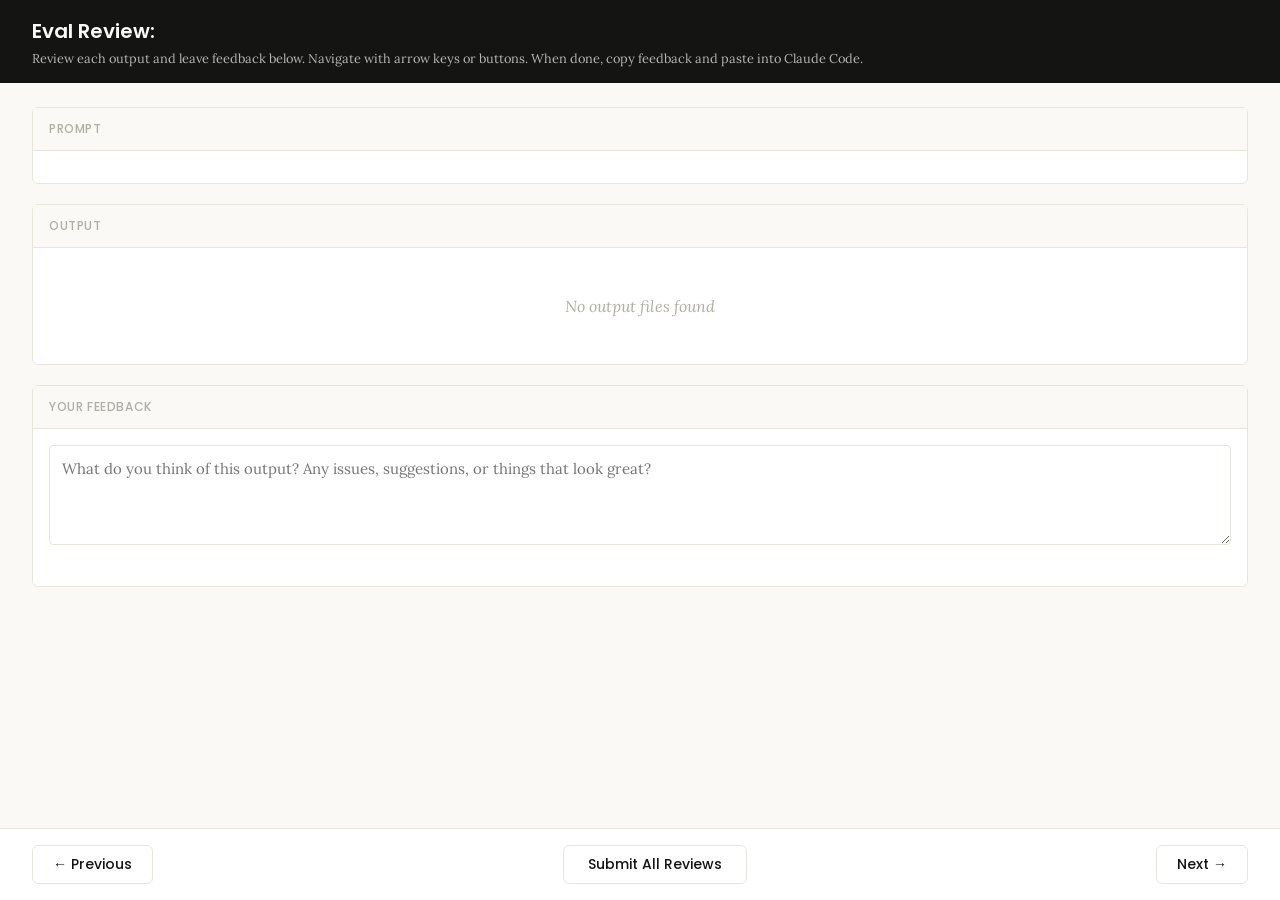
<file: .cursor/skills/skills-main/skills-main/skills/skill-creator/eval-viewer/viewer.html>
<!DOCTYPE html>
<html lang="en">
<head>
  <meta charset="UTF-8">
  <meta name="viewport" content="width=device-width, initial-scale=1.0">
  <title>Eval Review</title>
  <link rel="preconnect" href="https://fonts.googleapis.com">
  <link rel="preconnect" href="https://fonts.gstatic.com" crossorigin>
  <link href="https://fonts.googleapis.com/css2?family=Poppins:wght@500;600&family=Lora:wght@400;500&display=swap" rel="stylesheet">
  <script src="https://cdn.sheetjs.com/xlsx-0.20.3/package/dist/xlsx.full.min.js" integrity="sha384-EnyY0/GSHQGSxSgMwaIPzSESbqoOLSexfnSMN2AP+39Ckmn92stwABZynq1JyzdT" crossorigin="anonymous"></script>
  <style>
    :root {
      --bg: #faf9f5;
      --surface: #ffffff;
      --border: #e8e6dc;
      --text: #141413;
      --text-muted: #b0aea5;
      --accent: #d97757;
      --accent-hover: #c4613f;
      --green: #788c5d;
      --green-bg: #eef2e8;
      --red: #c44;
      --red-bg: #fceaea;
      --header-bg: #141413;
      --header-text: #faf9f5;
      --radius: 6px;
    }

    * { box-sizing: border-box; margin: 0; padding: 0; }

    body {
      font-family: 'Lora', Georgia, serif;
      background: var(--bg);
      color: var(--text);
      height: 100vh;
      display: flex;
      flex-direction: column;
    }

    /* ---- Header ---- */
    .header {
      background: var(--header-bg);
      color: var(--header-text);
      padding: 1rem 2rem;
      display: flex;
      justify-content: space-between;
      align-items: center;
      flex-shrink: 0;
    }
    .header h1 {
      font-family: 'Poppins', sans-serif;
      font-size: 1.25rem;
      font-weight: 600;
    }
    .header .instructions {
      font-size: 0.8rem;
      opacity: 0.7;
      margin-top: 0.25rem;
    }
    .header .progress {
      font-size: 0.875rem;
      opacity: 0.8;
      text-align: right;
    }

    /* ---- Main content ---- */
    .main {
      flex: 1;
      overflow-y: auto;
      padding: 1.5rem 2rem;
      display: flex;
      flex-direction: column;
      gap: 1.25rem;
    }

    /* ---- Sections ---- */
    .section {
      background: var(--surface);
      border: 1px solid var(--border);
      border-radius: var(--radius);
      flex-shrink: 0;
    }
    .section-header {
      font-family: 'Poppins', sans-serif;
      padding: 0.75rem 1rem;
      font-size: 0.75rem;
      font-weight: 500;
      text-transform: uppercase;
      letter-spacing: 0.05em;
      color: var(--text-muted);
      border-bottom: 1px solid var(--border);
      background: var(--bg);
    }
    .section-body {
      padding: 1rem;
    }

    /* ---- Config badge ---- */
    .config-badge {
      display: inline-block;
      padding: 0.2rem 0.625rem;
      border-radius: 9999px;
      font-family: 'Poppins', sans-serif;
      font-size: 0.6875rem;
      font-weight: 600;
      text-transform: uppercase;
      letter-spacing: 0.03em;
      margin-left: 0.75rem;
      vertical-align: middle;
    }
    .config-badge.config-primary {
      background: rgba(33, 150, 243, 0.12);
      color: #1976d2;
    }
    .config-badge.config-baseline {
      background: rgba(255, 193, 7, 0.15);
      color: #f57f17;
    }

    /* ---- Prompt ---- */
    .prompt-text {
      white-space: pre-wrap;
      font-size: 0.9375rem;
      line-height: 1.6;
    }

    /* ---- Outputs ---- */
    .output-file {
      border: 1px solid var(--border);
      border-radius: var(--radius);
      overflow: hidden;
    }
    .output-file + .output-file {
      margin-top: 1rem;
    }
    .output-file-header {
      padding: 0.5rem 0.75rem;
      font-size: 0.8rem;
      font-weight: 600;
      color: var(--text-muted);
      background: var(--bg);
      border-bottom: 1px solid var(--border);
      font-family: 'SF Mono', SFMono-Regular, Consolas, 'Liberation Mono', Menlo, monospace;
      display: flex;
      justify-content: space-between;
      align-items: center;
    }
    .output-file-header .dl-btn {
      font-size: 0.7rem;
      color: var(--accent);
      text-decoration: none;
      cursor: pointer;
      font-family: -apple-system, BlinkMacSystemFont, 'Segoe UI', sans-serif;
      font-weight: 500;
      opacity: 0.8;
    }
    .output-file-header .dl-btn:hover {
      opacity: 1;
      text-decoration: underline;
    }
    .output-file-content {
      padding: 0.75rem;
      overflow-x: auto;
    }
    .output-file-content pre {
      font-size: 0.8125rem;
      line-height: 1.5;
      white-space: pre-wrap;
      word-break: break-word;
      font-family: 'SF Mono', SFMono-Regular, Consolas, 'Liberation Mono', Menlo, monospace;
    }
    .output-file-content img {
      max-width: 100%;
      height: auto;
      border-radius: 4px;
    }
    .output-file-content iframe {
      width: 100%;
      height: 600px;
      border: none;
    }
    .output-file-content table {
      border-collapse: collapse;
      font-size: 0.8125rem;
      width: 100%;
    }
    .output-file-content table td,
    .output-file-content table th {
      border: 1px solid var(--border);
      padding: 0.375rem 0.5rem;
      text-align: left;
    }
    .output-file-content table th {
      background: var(--bg);
      font-weight: 600;
    }
    .output-file-content .download-link {
      display: inline-flex;
      align-items: center;
      gap: 0.5rem;
      padding: 0.5rem 1rem;
      background: var(--bg);
      border: 1px solid var(--border);
      border-radius: 4px;
      color: var(--accent);
      text-decoration: none;
      font-size: 0.875rem;
      cursor: pointer;
    }
    .output-file-content .download-link:hover {
      background: var(--border);
    }
    .empty-state {
      color: var(--text-muted);
      font-style: italic;
      padding: 2rem;
      text-align: center;
    }

    /* ---- Feedback ---- */
    .prev-feedback {
      background: var(--bg);
      border: 1px solid var(--border);
      border-radius: 4px;
      padding: 0.625rem 0.75rem;
      margin-top: 0.75rem;
      font-size: 0.8125rem;
      color: var(--text-muted);
      line-height: 1.5;
    }
    .prev-feedback-label {
      font-size: 0.7rem;
      font-weight: 600;
      text-transform: uppercase;
      letter-spacing: 0.04em;
      margin-bottom: 0.25rem;
      color: var(--text-muted);
    }
    .feedback-textarea {
      width: 100%;
      min-height: 100px;
      padding: 0.75rem;
      border: 1px solid var(--border);
      border-radius: 4px;
      font-family: inherit;
      font-size: 0.9375rem;
      line-height: 1.5;
      resize: vertical;
      color: var(--text);
    }
    .feedback-textarea:focus {
      outline: none;
      border-color: var(--accent);
      box-shadow: 0 0 0 3px rgba(37, 99, 235, 0.1);
    }
    .feedback-status {
      font-size: 0.75rem;
      color: var(--text-muted);
      margin-top: 0.5rem;
      min-height: 1.1em;
    }

    /* ---- Grades (collapsible) ---- */
    .grades-toggle {
      display: flex;
      align-items: center;
      cursor: pointer;
      user-select: none;
    }
    .grades-toggle:hover {
      color: var(--accent);
    }
    .grades-toggle .arrow {
      margin-right: 0.5rem;
      transition: transform 0.15s;
      font-size: 0.75rem;
    }
    .grades-toggle .arrow.open {
      transform: rotate(90deg);
    }
    .grades-content {
      display: none;
      margin-top: 0.75rem;
    }
    .grades-content.open {
      display: block;
    }
    .grades-summary {
      font-size: 0.875rem;
      margin-bottom: 0.75rem;
      display: flex;
      align-items: center;
      gap: 0.5rem;
    }
    .grade-badge {
      display: inline-block;
      padding: 0.125rem 0.5rem;
      border-radius: 9999px;
      font-size: 0.75rem;
      font-weight: 600;
    }
    .grade-pass { background: var(--green-bg); color: var(--green); }
    .grade-fail { background: var(--red-bg); color: var(--red); }
    .assertion-list {
      list-style: none;
    }
    .assertion-item {
      padding: 0.625rem 0;
      border-bottom: 1px solid var(--border);
      font-size: 0.8125rem;
    }
    .assertion-item:last-child { border-bottom: none; }
    .assertion-status {
      font-weight: 600;
      margin-right: 0.5rem;
    }
    .assertion-status.pass { color: var(--green); }
    .assertion-status.fail { color: var(--red); }
    .assertion-evidence {
      color: var(--text-muted);
      font-size: 0.75rem;
      margin-top: 0.25rem;
      padding-left: 1.5rem;
    }

    /* ---- View tabs ---- */
    .view-tabs {
      display: flex;
      gap: 0;
      padding: 0 2rem;
      background: var(--bg);
      border-bottom: 1px solid var(--border);
      flex-shrink: 0;
    }
    .view-tab {
      font-family: 'Poppins', sans-serif;
      padding: 0.625rem 1.25rem;
      font-size: 0.8125rem;
      font-weight: 500;
      cursor: pointer;
      border: none;
      background: none;
      color: var(--text-muted);
      border-bottom: 2px solid transparent;
      transition: all 0.15s;
    }
    .view-tab:hover { color: var(--text); }
    .view-tab.active {
      color: var(--accent);
      border-bottom-color: var(--accent);
    }
    .view-panel { display: none; }
    .view-panel.active { display: flex; flex-direction: column; flex: 1; overflow: hidden; }

    /* ---- Benchmark view ---- */
    .benchmark-view {
      padding: 1.5rem 2rem;
      overflow-y: auto;
      flex: 1;
    }
    .benchmark-table {
      border-collapse: collapse;
      background: var(--surface);
      border: 1px solid var(--border);
      border-radius: var(--radius);
      font-size: 0.8125rem;
      width: 100%;
      margin-bottom: 1.5rem;
    }
    .benchmark-table th, .benchmark-table td {
      padding: 0.625rem 0.75rem;
      text-align: left;
      border: 1px solid var(--border);
    }
    .benchmark-table th {
      font-family: 'Poppins', sans-serif;
      background: var(--header-bg);
      color: var(--header-text);
      font-weight: 500;
      font-size: 0.75rem;
      text-transform: uppercase;
      letter-spacing: 0.04em;
    }
    .benchmark-table tr:hover { background: var(--bg); }
    .benchmark-table tr.benchmark-row-with { background: rgba(33, 150, 243, 0.06); }
    .benchmark-table tr.benchmark-row-without { background: rgba(255, 193, 7, 0.06); }
    .benchmark-table tr.benchmark-row-with:hover { background: rgba(33, 150, 243, 0.12); }
    .benchmark-table tr.benchmark-row-without:hover { background: rgba(255, 193, 7, 0.12); }
    .benchmark-table tr.benchmark-row-avg { font-weight: 600; border-top: 2px solid var(--border); }
    .benchmark-table tr.benchmark-row-avg.benchmark-row-with { background: rgba(33, 150, 243, 0.12); }
    .benchmark-table tr.benchmark-row-avg.benchmark-row-without { background: rgba(255, 193, 7, 0.12); }
    .benchmark-delta-positive { color: var(--green); font-weight: 600; }
    .benchmark-delta-negative { color: var(--red); font-weight: 600; }
    .benchmark-notes {
      background: var(--surface);
      border: 1px solid var(--border);
      border-radius: var(--radius);
      padding: 1rem;
    }
    .benchmark-notes h3 {
      font-family: 'Poppins', sans-serif;
      font-size: 0.875rem;
      margin-bottom: 0.75rem;
    }
    .benchmark-notes ul {
      list-style: disc;
      padding-left: 1.25rem;
    }
    .benchmark-notes li {
      font-size: 0.8125rem;
      line-height: 1.6;
      margin-bottom: 0.375rem;
    }
    .benchmark-empty {
      color: var(--text-muted);
      font-style: italic;
      text-align: center;
      padding: 3rem;
    }

    /* ---- Navigation ---- */
    .nav {
      display: flex;
      justify-content: space-between;
      align-items: center;
      padding: 1rem 2rem;
      border-top: 1px solid var(--border);
      background: var(--surface);
      flex-shrink: 0;
    }
    .nav-btn {
      font-family: 'Poppins', sans-serif;
      padding: 0.5rem 1.25rem;
      border: 1px solid var(--border);
      border-radius: var(--radius);
      background: var(--surface);
      cursor: pointer;
      font-size: 0.875rem;
      font-weight: 500;
      color: var(--text);
      transition: all 0.15s;
    }
    .nav-btn:hover:not(:disabled) {
      background: var(--bg);
      border-color: var(--text-muted);
    }
    .nav-btn:disabled {
      opacity: 0.4;
      cursor: not-allowed;
    }
    .done-btn {
      font-family: 'Poppins', sans-serif;
      padding: 0.5rem 1.5rem;
      border: 1px solid var(--border);
      border-radius: var(--radius);
      background: var(--surface);
      color: var(--text);
      cursor: pointer;
      font-size: 0.875rem;
      font-weight: 500;
      transition: all 0.15s;
    }
    .done-btn:hover {
      background: var(--bg);
      border-color: var(--text-muted);
    }
    .done-btn.ready {
      border: none;
      background: var(--accent);
      color: white;
      font-weight: 600;
    }
    .done-btn.ready:hover {
      background: var(--accent-hover);
    }
    /* ---- Done overlay ---- */
    .done-overlay {
      display: none;
      position: fixed;
      inset: 0;
      background: rgba(0, 0, 0, 0.5);
      z-index: 100;
      justify-content: center;
      align-items: center;
    }
    .done-overlay.visible {
      display: flex;
    }
    .done-card {
      background: var(--surface);
      border-radius: 12px;
      padding: 2rem 3rem;
      text-align: center;
      box-shadow: 0 20px 60px rgba(0, 0, 0, 0.3);
      max-width: 500px;
    }
    .done-card h2 {
      font-size: 1.5rem;
      margin-bottom: 0.5rem;
    }
    .done-card p {
      color: var(--text-muted);
      margin-bottom: 1.5rem;
      line-height: 1.5;
    }
    .done-card .btn-row {
      display: flex;
      gap: 0.5rem;
      justify-content: center;
    }
    .done-card button {
      padding: 0.5rem 1.25rem;
      border: 1px solid var(--border);
      border-radius: var(--radius);
      background: var(--surface);
      cursor: pointer;
      font-size: 0.875rem;
    }
    .done-card button:hover {
      background: var(--bg);
    }
    /* ---- Toast ---- */
    .toast {
      position: fixed;
      bottom: 5rem;
      left: 50%;
      transform: translateX(-50%);
      background: var(--header-bg);
      color: var(--header-text);
      padding: 0.625rem 1.25rem;
      border-radius: var(--radius);
      font-size: 0.875rem;
      opacity: 0;
      transition: opacity 0.3s;
      pointer-events: none;
      z-index: 200;
    }
    .toast.visible {
      opacity: 1;
    }
  </style>
</head>
<body>
  <div id="app" style="height:100vh; display:flex; flex-direction:column;">
    <div class="header">
      <div>
        <h1>Eval Review: <span id="skill-name"></span></h1>
        <div class="instructions">Review each output and leave feedback below. Navigate with arrow keys or buttons. When done, copy feedback and paste into Claude Code.</div>
      </div>
      <div class="progress" id="progress"></div>
    </div>

    <!-- View tabs (only shown when benchmark data exists) -->
    <div class="view-tabs" id="view-tabs" style="display:none;">
      <button class="view-tab active" onclick="switchView('outputs')">Outputs</button>
      <button class="view-tab" onclick="switchView('benchmark')">Benchmark</button>
    </div>

    <!-- Outputs panel (qualitative review) -->
    <div class="view-panel active" id="panel-outputs">
    <div class="main">
      <!-- Prompt -->
      <div class="section">
        <div class="section-header">Prompt <span class="config-badge" id="config-badge" style="display:none;"></span></div>
        <div class="section-body">
          <div class="prompt-text" id="prompt-text"></div>
        </div>
      </div>

      <!-- Outputs -->
      <div class="section">
        <div class="section-header">Output</div>
        <div class="section-body" id="outputs-body">
          <div class="empty-state">No output files found</div>
        </div>
      </div>

      <!-- Previous Output (collapsible) -->
      <div class="section" id="prev-outputs-section" style="display:none;">
        <div class="section-header">
          <div class="grades-toggle" onclick="togglePrevOutputs()">
            <span class="arrow" id="prev-outputs-arrow">&#9654;</span>
            Previous Output
          </div>
        </div>
        <div class="grades-content" id="prev-outputs-content"></div>
      </div>

      <!-- Grades (collapsible) -->
      <div class="section" id="grades-section" style="display:none;">
        <div class="section-header">
          <div class="grades-toggle" onclick="toggleGrades()">
            <span class="arrow" id="grades-arrow">&#9654;</span>
            Formal Grades
          </div>
        </div>
        <div class="grades-content" id="grades-content"></div>
      </div>

      <!-- Feedback -->
      <div class="section">
        <div class="section-header">Your Feedback</div>
        <div class="section-body">
          <textarea
            class="feedback-textarea"
            id="feedback"
            placeholder="What do you think of this output? Any issues, suggestions, or things that look great?"
          ></textarea>
          <div class="feedback-status" id="feedback-status"></div>
          <div class="prev-feedback" id="prev-feedback" style="display:none;">
            <div class="prev-feedback-label">Previous feedback</div>
            <div id="prev-feedback-text"></div>
          </div>
        </div>
      </div>
    </div>

    <div class="nav" id="outputs-nav">
      <button class="nav-btn" id="prev-btn" onclick="navigate(-1)">&#8592; Previous</button>
      <button class="done-btn" id="done-btn" onclick="showDoneDialog()">Submit All Reviews</button>
      <button class="nav-btn" id="next-btn" onclick="navigate(1)">Next &#8594;</button>
    </div>
    </div><!-- end panel-outputs -->

    <!-- Benchmark panel (quantitative stats) -->
    <div class="view-panel" id="panel-benchmark">
      <div class="benchmark-view" id="benchmark-content">
        <div class="benchmark-empty">No benchmark data available. Run a benchmark to see quantitative results here.</div>
      </div>
    </div>
  </div>

  <!-- Done overlay -->
  <div class="done-overlay" id="done-overlay">
    <div class="done-card">
      <h2>Review Complete</h2>
      <p>Your feedback has been saved. Go back to your Claude Code session and tell Claude you're done reviewing.</p>
      <div class="btn-row">
        <button onclick="closeDoneDialog()">OK</button>
      </div>
    </div>
  </div>

  <!-- Toast -->
  <div class="toast" id="toast"></div>

  <script>
    // ---- Embedded data (injected by generate_review.py) ----
    /*__EMBEDDED_DATA__*/

    // ---- State ----
    let feedbackMap = {};  // run_id -> feedback text
    let currentIndex = 0;
    let visitedRuns = new Set();

    // ---- Init ----
    async function init() {
      // Load saved feedback from server — but only if this isn't a fresh
      // iteration (indicated by previous_feedback being present). When
      // previous feedback exists, the feedback.json on disk is stale from
      // the prior iteration and should not pre-fill the textareas.
      const hasPrevious = Object.keys(EMBEDDED_DATA.previous_feedback || {}).length > 0
        || Object.keys(EMBEDDED_DATA.previous_outputs || {}).length > 0;
      if (!hasPrevious) {
        try {
          const resp = await fetch("/api/feedback");
          const data = await resp.json();
          if (data.reviews) {
            for (const r of data.reviews) feedbackMap[r.run_id] = r.feedback;
          }
        } catch { /* first run, no feedback yet */ }
      }

      document.getElementById("skill-name").textContent = EMBEDDED_DATA.skill_name;
      showRun(0);

      // Wire up feedback auto-save
      const textarea = document.getElementById("feedback");
      let saveTimeout = null;
      textarea.addEventListener("input", () => {
        clearTimeout(saveTimeout);
        document.getElementById("feedback-status").textContent = "";
        saveTimeout = setTimeout(() => saveCurrentFeedback(), 800);
      });
    }

    // ---- Navigation ----
    function navigate(delta) {
      const newIndex = currentIndex + delta;
      if (newIndex >= 0 && newIndex < EMBEDDED_DATA.runs.length) {
        saveCurrentFeedback();
        showRun(newIndex);
      }
    }

    function updateNavButtons() {
      document.getElementById("prev-btn").disabled = currentIndex === 0;
      document.getElementById("next-btn").disabled =
        currentIndex === EMBEDDED_DATA.runs.length - 1;
    }

    // ---- Show a run ----
    function showRun(index) {
      currentIndex = index;
      const run = EMBEDDED_DATA.runs[index];

      // Progress
      document.getElementById("progress").textContent =
        `${index + 1} of ${EMBEDDED_DATA.runs.length}`;

      // Prompt
      document.getElementById("prompt-text").textContent = run.prompt;

      // Config badge
      const badge = document.getElementById("config-badge");
      const configMatch = run.id.match(/(with_skill|without_skill|new_skill|old_skill)/);
      if (configMatch) {
        const config = configMatch[1];
        const isBaseline = config === "without_skill" || config === "old_skill";
        badge.textContent = config.replace(/_/g, " ");
        badge.className = "config-badge " + (isBaseline ? "config-baseline" : "config-primary");
        badge.style.display = "inline-block";
      } else {
        badge.style.display = "none";
      }

      // Outputs
      renderOutputs(run);

      // Previous outputs
      renderPrevOutputs(run);

      // Grades
      renderGrades(run);

      // Previous feedback
      const prevFb = (EMBEDDED_DATA.previous_feedback || {})[run.id];
      const prevEl = document.getElementById("prev-feedback");
      if (prevFb) {
        document.getElementById("prev-feedback-text").textContent = prevFb;
        prevEl.style.display = "block";
      } else {
        prevEl.style.display = "none";
      }

      // Feedback
      document.getElementById("feedback").value = feedbackMap[run.id] || "";
      document.getElementById("feedback-status").textContent = "";

      updateNavButtons();

      // Track visited runs and promote done button when all visited
      visitedRuns.add(index);
      const doneBtn = document.getElementById("done-btn");
      if (visitedRuns.size >= EMBEDDED_DATA.runs.length) {
        doneBtn.classList.add("ready");
      }

      // Scroll main content to top
      document.querySelector(".main").scrollTop = 0;
    }

    // ---- Render outputs ----
    function renderOutputs(run) {
      const container = document.getElementById("outputs-body");
      container.innerHTML = "";

      const outputs = run.outputs || [];
      if (outputs.length === 0) {
        container.innerHTML = '<div class="empty-state">No output files</div>';
        return;
      }

      for (const file of outputs) {
        const fileDiv = document.createElement("div");
        fileDiv.className = "output-file";

        // Always show file header with download link
        const header = document.createElement("div");
        header.className = "output-file-header";
        const nameSpan = document.createElement("span");
        nameSpan.textContent = file.name;
        header.appendChild(nameSpan);
        const dlBtn = document.createElement("a");
        dlBtn.className = "dl-btn";
        dlBtn.textContent = "Download";
        dlBtn.download = file.name;
        dlBtn.href = getDownloadUri(file);
        header.appendChild(dlBtn);
        fileDiv.appendChild(header);

        const content = document.createElement("div");
        content.className = "output-file-content";

        if (file.type === "text") {
          const pre = document.createElement("pre");
          pre.textContent = file.content;
          content.appendChild(pre);
        } else if (file.type === "image") {
          const img = document.createElement("img");
          img.src = file.data_uri;
          img.alt = file.name;
          content.appendChild(img);
        } else if (file.type === "pdf") {
          const iframe = document.createElement("iframe");
          iframe.src = file.data_uri;
          content.appendChild(iframe);
        } else if (file.type === "xlsx") {
          renderXlsx(content, file.data_b64);
        } else if (file.type === "binary") {
          const a = document.createElement("a");
          a.className = "download-link";
          a.href = file.data_uri;
          a.download = file.name;
          a.textContent = "Download " + file.name;
          content.appendChild(a);
        } else if (file.type === "error") {
          const pre = document.createElement("pre");
          pre.textContent = file.content;
          pre.style.color = "var(--red)";
          content.appendChild(pre);
        }

        fileDiv.appendChild(content);
        container.appendChild(fileDiv);
      }
    }

    // ---- XLSX rendering via SheetJS ----
    function renderXlsx(container, b64Data) {
      try {
        const raw = Uint8Array.from(atob(b64Data), c => c.charCodeAt(0));
        const wb = XLSX.read(raw, { type: "array" });

        for (let i = 0; i < wb.SheetNames.length; i++) {
          const sheetName = wb.SheetNames[i];
          const ws = wb.Sheets[sheetName];

          if (wb.SheetNames.length > 1) {
            const sheetLabel = document.createElement("div");
            sheetLabel.style.cssText =
              "font-weight:600; font-size:0.8rem; color:#b0aea5; margin-top:0.5rem; margin-bottom:0.25rem;";
            sheetLabel.textContent = "Sheet: " + sheetName;
            container.appendChild(sheetLabel);
          }

          const htmlStr = XLSX.utils.sheet_to_html(ws, { editable: false });
          const wrapper = document.createElement("div");
          wrapper.innerHTML = htmlStr;
          container.appendChild(wrapper);
        }
      } catch (err) {
        container.textContent = "Error rendering spreadsheet: " + err.message;
      }
    }

    // ---- Grades ----
    function renderGrades(run) {
      const section = document.getElementById("grades-section");
      const content = document.getElementById("grades-content");

      if (!run.grading) {
        section.style.display = "none";
        return;
      }

      const grading = run.grading;
      section.style.display = "block";
      // Reset to collapsed
      content.classList.remove("open");
      document.getElementById("grades-arrow").classList.remove("open");

      const summary = grading.summary || {};
      const expectations = grading.expectations || [];

      let html = '<div style="padding: 1rem;">';

      // Summary line
      const passRate = summary.pass_rate != null
        ? Math.round(summary.pass_rate * 100) + "%"
        : "?";
      const badgeClass = summary.pass_rate >= 0.8 ? "grade-pass" : summary.pass_rate >= 0.5 ? "" : "grade-fail";
      html += '<div class="grades-summary">';
      html += '<span class="grade-badge ' + badgeClass + '">' + passRate + '</span>';
      html += '<span>' + (summary.passed || 0) + ' passed, ' + (summary.failed || 0) + ' failed of ' + (summary.total || 0) + '</span>';
      html += '</div>';

      // Assertions list
      html += '<ul class="assertion-list">';
      for (const exp of expectations) {
        const statusClass = exp.passed ? "pass" : "fail";
        const statusIcon = exp.passed ? "\u2713" : "\u2717";
        html += '<li class="assertion-item">';
        html += '<span class="assertion-status ' + statusClass + '">' + statusIcon + '</span>';
        html += '<span>' + escapeHtml(exp.text) + '</span>';
        if (exp.evidence) {
          html += '<div class="assertion-evidence">' + escapeHtml(exp.evidence) + '</div>';
        }
        html += '</li>';
      }
      html += '</ul>';

      html += '</div>';
      content.innerHTML = html;
    }

    function toggleGrades() {
      const content = document.getElementById("grades-content");
      const arrow = document.getElementById("grades-arrow");
      content.classList.toggle("open");
      arrow.classList.toggle("open");
    }

    // ---- Previous outputs (collapsible) ----
    function renderPrevOutputs(run) {
      const section = document.getElementById("prev-outputs-section");
      const content = document.getElementById("prev-outputs-content");
      const prevOutputs = (EMBEDDED_DATA.previous_outputs || {})[run.id];

      if (!prevOutputs || prevOutputs.length === 0) {
        section.style.display = "none";
        return;
      }

      section.style.display = "block";
      // Reset to collapsed
      content.classList.remove("open");
      document.getElementById("prev-outputs-arrow").classList.remove("open");

      // Render the files into the content area
      content.innerHTML = "";
      const wrapper = document.createElement("div");
      wrapper.style.padding = "1rem";

      for (const file of prevOutputs) {
        const fileDiv = document.createElement("div");
        fileDiv.className = "output-file";

        const header = document.createElement("div");
        header.className = "output-file-header";
        const nameSpan = document.createElement("span");
        nameSpan.textContent = file.name;
        header.appendChild(nameSpan);
        const dlBtn = document.createElement("a");
        dlBtn.className = "dl-btn";
        dlBtn.textContent = "Download";
        dlBtn.download = file.name;
        dlBtn.href = getDownloadUri(file);
        header.appendChild(dlBtn);
        fileDiv.appendChild(header);

        const fc = document.createElement("div");
        fc.className = "output-file-content";

        if (file.type === "text") {
          const pre = document.createElement("pre");
          pre.textContent = file.content;
          fc.appendChild(pre);
        } else if (file.type === "image") {
          const img = document.createElement("img");
          img.src = file.data_uri;
          img.alt = file.name;
          fc.appendChild(img);
        } else if (file.type === "pdf") {
          const iframe = document.createElement("iframe");
          iframe.src = file.data_uri;
          fc.appendChild(iframe);
        } else if (file.type === "xlsx") {
          renderXlsx(fc, file.data_b64);
        } else if (file.type === "binary") {
          const a = document.createElement("a");
          a.className = "download-link";
          a.href = file.data_uri;
          a.download = file.name;
          a.textContent = "Download " + file.name;
          fc.appendChild(a);
        }

        fileDiv.appendChild(fc);
        wrapper.appendChild(fileDiv);
      }

      content.appendChild(wrapper);
    }

    function togglePrevOutputs() {
      const content = document.getElementById("prev-outputs-content");
      const arrow = document.getElementById("prev-outputs-arrow");
      content.classList.toggle("open");
      arrow.classList.toggle("open");
    }

    // ---- Feedback (saved to server -> feedback.json) ----
    function saveCurrentFeedback() {
      const run = EMBEDDED_DATA.runs[currentIndex];
      const text = document.getElementById("feedback").value;

      if (text.trim() === "") {
        delete feedbackMap[run.id];
      } else {
        feedbackMap[run.id] = text;
      }

      // Build reviews array from map
      const reviews = [];
      for (const [run_id, feedback] of Object.entries(feedbackMap)) {
        if (feedback.trim()) {
          reviews.push({ run_id, feedback, timestamp: new Date().toISOString() });
        }
      }

      fetch("/api/feedback", {
        method: "POST",
        headers: { "Content-Type": "application/json" },
        body: JSON.stringify({ reviews, status: "in_progress" }),
      }).then(() => {
        document.getElementById("feedback-status").textContent = "Saved";
      }).catch(() => {
        // Static mode or server unavailable — no-op on auto-save,
        // feedback will be downloaded on final submit
        document.getElementById("feedback-status").textContent = "Will download on submit";
      });
    }

    // ---- Done ----
    function showDoneDialog() {
      // Save current textarea to feedbackMap (but don't POST yet)
      const run = EMBEDDED_DATA.runs[currentIndex];
      const text = document.getElementById("feedback").value;
      if (text.trim() === "") {
        delete feedbackMap[run.id];
      } else {
        feedbackMap[run.id] = text;
      }

      // POST once with status: complete — include ALL runs so the model
      // can distinguish "no feedback" (looks good) from "not reviewed"
      const reviews = [];
      const ts = new Date().toISOString();
      for (const r of EMBEDDED_DATA.runs) {
        reviews.push({ run_id: r.id, feedback: feedbackMap[r.id] || "", timestamp: ts });
      }
      const payload = JSON.stringify({ reviews, status: "complete" }, null, 2);
      fetch("/api/feedback", {
        method: "POST",
        headers: { "Content-Type": "application/json" },
        body: payload,
      }).then(() => {
        document.getElementById("done-overlay").classList.add("visible");
      }).catch(() => {
        // Server not available (static mode) — download as file
        const blob = new Blob([payload], { type: "application/json" });
        const url = URL.createObjectURL(blob);
        const a = document.createElement("a");
        a.href = url;
        a.download = "feedback.json";
        a.click();
        URL.revokeObjectURL(url);
        document.getElementById("done-overlay").classList.add("visible");
      });
    }

    function closeDoneDialog() {
      // Reset status back to in_progress
      saveCurrentFeedback();
      document.getElementById("done-overlay").classList.remove("visible");
    }

    // ---- Toast ----
    function showToast(message) {
      const toast = document.getElementById("toast");
      toast.textContent = message;
      toast.classList.add("visible");
      setTimeout(() => toast.classList.remove("visible"), 2000);
    }

    // ---- Keyboard nav ----
    document.addEventListener("keydown", (e) => {
      // Don't capture when typing in textarea
      if (e.target.tagName === "TEXTAREA") return;

      if (e.key === "ArrowLeft" || e.key === "ArrowUp") {
        e.preventDefault();
        navigate(-1);
      } else if (e.key === "ArrowRight" || e.key === "ArrowDown") {
        e.preventDefault();
        navigate(1);
      }
    });

    // ---- Util ----
    function getDownloadUri(file) {
      if (file.data_uri) return file.data_uri;
      if (file.data_b64) return "data:application/octet-stream;base64," + file.data_b64;
      if (file.type === "text") return "data:text/plain;charset=utf-8," + encodeURIComponent(file.content);
      return "#";
    }

    function escapeHtml(text) {
      const div = document.createElement("div");
      div.textContent = text;
      return div.innerHTML;
    }

    // ---- View switching ----
    function switchView(view) {
      document.querySelectorAll(".view-tab").forEach(t => t.classList.remove("active"));
      document.querySelectorAll(".view-panel").forEach(p => p.classList.remove("active"));
      document.querySelector(`[onclick="switchView('${view}')"]`).classList.add("active");
      document.getElementById("panel-" + view).classList.add("active");
    }

    // ---- Benchmark rendering ----
    function renderBenchmark() {
      const data = EMBEDDED_DATA.benchmark;
      if (!data) return;

      // Show the tabs
      document.getElementById("view-tabs").style.display = "flex";

      const container = document.getElementById("benchmark-content");
      const summary = data.run_summary || {};
      const metadata = data.metadata || {};
      const notes = data.notes || [];

      let html = "";

      // Header
      html += "<h2 style='font-family: Poppins, sans-serif; margin-bottom: 0.5rem;'>Benchmark Results</h2>";
      html += "<p style='color: var(--text-muted); font-size: 0.875rem; margin-bottom: 1.25rem;'>";
      if (metadata.skill_name) html += "<strong>" + escapeHtml(metadata.skill_name) + "</strong> &mdash; ";
      if (metadata.timestamp) html += metadata.timestamp + " &mdash; ";
      if (metadata.evals_run) html += "Evals: " + metadata.evals_run.join(", ") + " &mdash; ";
      html += (metadata.runs_per_configuration || "?") + " runs per configuration";
      html += "</p>";

      // Summary table
      html += '<table class="benchmark-table">';

      function fmtStat(stat, pct) {
        if (!stat) return "—";
        const suffix = pct ? "%" : "";
        const m = pct ? (stat.mean * 100).toFixed(0) : stat.mean.toFixed(1);
        const s = pct ? (stat.stddev * 100).toFixed(0) : stat.stddev.toFixed(1);
        return m + suffix + " ± " + s + suffix;
      }

      function deltaClass(val) {
        if (!val) return "";
        const n = parseFloat(val);
        if (n > 0) return "benchmark-delta-positive";
        if (n < 0) return "benchmark-delta-negative";
        return "";
      }

      // Discover config names dynamically (everything except "delta")
      const configs = Object.keys(summary).filter(k => k !== "delta");
      const configA = configs[0] || "config_a";
      const configB = configs[1] || "config_b";
      const labelA = configA.replace(/_/g, " ").replace(/\b\w/g, c => c.toUpperCase());
      const labelB = configB.replace(/_/g, " ").replace(/\b\w/g, c => c.toUpperCase());
      const a = summary[configA] || {};
      const b = summary[configB] || {};
      const delta = summary.delta || {};

      html += "<thead><tr><th>Metric</th><th>" + escapeHtml(labelA) + "</th><th>" + escapeHtml(labelB) + "</th><th>Delta</th></tr></thead>";
      html += "<tbody>";

      html += "<tr><td><strong>Pass Rate</strong></td>";
      html += "<td>" + fmtStat(a.pass_rate, true) + "</td>";
      html += "<td>" + fmtStat(b.pass_rate, true) + "</td>";
      html += '<td class="' + deltaClass(delta.pass_rate) + '">' + (delta.pass_rate || "—") + "</td></tr>";

      // Time (only show row if data exists)
      if (a.time_seconds || b.time_seconds) {
        html += "<tr><td><strong>Time (s)</strong></td>";
        html += "<td>" + fmtStat(a.time_seconds, false) + "</td>";
        html += "<td>" + fmtStat(b.time_seconds, false) + "</td>";
        html += '<td class="' + deltaClass(delta.time_seconds) + '">' + (delta.time_seconds ? delta.time_seconds + "s" : "—") + "</td></tr>";
      }

      // Tokens (only show row if data exists)
      if (a.tokens || b.tokens) {
        html += "<tr><td><strong>Tokens</strong></td>";
        html += "<td>" + fmtStat(a.tokens, false) + "</td>";
        html += "<td>" + fmtStat(b.tokens, false) + "</td>";
        html += '<td class="' + deltaClass(delta.tokens) + '">' + (delta.tokens || "—") + "</td></tr>";
      }

      html += "</tbody></table>";

      // Per-eval breakdown (if runs data available)
      const runs = data.runs || [];
      if (runs.length > 0) {
        const evalIds = [...new Set(runs.map(r => r.eval_id))].sort((a, b) => a - b);

        html += "<h3 style='font-family: Poppins, sans-serif; margin-bottom: 0.75rem;'>Per-Eval Breakdown</h3>";

        const hasTime = runs.some(r => r.result && r.result.time_seconds != null);
        const hasErrors = runs.some(r => r.result && r.result.errors > 0);

        for (const evalId of evalIds) {
          const evalRuns = runs.filter(r => r.eval_id === evalId);
          const evalName = evalRuns[0] && evalRuns[0].eval_name ? evalRuns[0].eval_name : "Eval " + evalId;

          html += "<h4 style='font-family: Poppins, sans-serif; margin: 1rem 0 0.5rem; color: var(--text);'>" + escapeHtml(evalName) + "</h4>";
          html += '<table class="benchmark-table">';
          html += "<thead><tr><th>Config</th><th>Run</th><th>Pass Rate</th>";
          if (hasTime) html += "<th>Time (s)</th>";
          if (hasErrors) html += "<th>Crashes During Execution</th>";
          html += "</tr></thead>";
          html += "<tbody>";

          // Group by config and render with average rows
          const configGroups = [...new Set(evalRuns.map(r => r.configuration))];
          for (let ci = 0; ci < configGroups.length; ci++) {
            const config = configGroups[ci];
            const configRuns = evalRuns.filter(r => r.configuration === config);
            if (configRuns.length === 0) continue;

            const rowClass = ci === 0 ? "benchmark-row-with" : "benchmark-row-without";
            const configLabel = config.replace(/_/g, " ").replace(/\b\w/g, c => c.toUpperCase());

            for (const run of configRuns) {
              const r = run.result || {};
              const prClass = r.pass_rate >= 0.8 ? "benchmark-delta-positive" : r.pass_rate < 0.5 ? "benchmark-delta-negative" : "";
              html += '<tr class="' + rowClass + '">';
              html += "<td>" + configLabel + "</td>";
              html += "<td>" + run.run_number + "</td>";
              html += '<td class="' + prClass + '">' + ((r.pass_rate || 0) * 100).toFixed(0) + "% (" + (r.passed || 0) + "/" + (r.total || 0) + ")</td>";
              if (hasTime) html += "<td>" + (r.time_seconds != null ? r.time_seconds.toFixed(1) : "—") + "</td>";
              if (hasErrors) html += "<td>" + (r.errors || 0) + "</td>";
              html += "</tr>";
            }

            // Average row
            const rates = configRuns.map(r => (r.result || {}).pass_rate || 0);
            const avgRate = rates.reduce((a, b) => a + b, 0) / rates.length;
            const avgPrClass = avgRate >= 0.8 ? "benchmark-delta-positive" : avgRate < 0.5 ? "benchmark-delta-negative" : "";
            html += '<tr class="benchmark-row-avg ' + rowClass + '">';
            html += "<td>" + configLabel + "</td>";
            html += "<td>Avg</td>";
            html += '<td class="' + avgPrClass + '">' + (avgRate * 100).toFixed(0) + "%</td>";
            if (hasTime) {
              const times = configRuns.map(r => (r.result || {}).time_seconds).filter(t => t != null);
              html += "<td>" + (times.length ? (times.reduce((a, b) => a + b, 0) / times.length).toFixed(1) : "—") + "</td>";
            }
            if (hasErrors) html += "<td></td>";
            html += "</tr>";
          }
          html += "</tbody></table>";

          // Per-assertion detail for this eval
          const runsWithExpectations = {};
          for (const config of configGroups) {
            runsWithExpectations[config] = evalRuns.filter(r => r.configuration === config && r.expectations && r.expectations.length > 0);
          }
          const hasAnyExpectations = Object.values(runsWithExpectations).some(runs => runs.length > 0);
          if (hasAnyExpectations) {
            // Collect all unique assertion texts across all configs
            const allAssertions = [];
            const seen = new Set();
            for (const config of configGroups) {
              for (const run of runsWithExpectations[config]) {
                for (const exp of (run.expectations || [])) {
                  if (!seen.has(exp.text)) {
                    seen.add(exp.text);
                    allAssertions.push(exp.text);
                  }
                }
              }
            }

            html += '<table class="benchmark-table" style="margin-top: 0.5rem;">';
            html += "<thead><tr><th>Assertion</th>";
            for (const config of configGroups) {
              const label = config.replace(/_/g, " ").replace(/\b\w/g, c => c.toUpperCase());
              html += "<th>" + escapeHtml(label) + "</th>";
            }
            html += "</tr></thead><tbody>";

            for (const assertionText of allAssertions) {
              html += "<tr><td>" + escapeHtml(assertionText) + "</td>";

              for (const config of configGroups) {
                html += "<td>";
                for (const run of runsWithExpectations[config]) {
                  const exp = (run.expectations || []).find(e => e.text === assertionText);
                  if (exp) {
                    const cls = exp.passed ? "benchmark-delta-positive" : "benchmark-delta-negative";
                    const icon = exp.passed ? "\u2713" : "\u2717";
                    html += '<span class="' + cls + '" title="Run ' + run.run_number + ': ' + escapeHtml(exp.evidence || "") + '">' + icon + "</span> ";
                  } else {
                    html += "— ";
                  }
                }
                html += "</td>";
              }
              html += "</tr>";
            }
            html += "</tbody></table>";
          }
        }
      }

      // Notes
      if (notes.length > 0) {
        html += '<div class="benchmark-notes">';
        html += "<h3>Analysis Notes</h3>";
        html += "<ul>";
        for (const note of notes) {
          html += "<li>" + escapeHtml(note) + "</li>";
        }
        html += "</ul></div>";
      }

      container.innerHTML = html;
    }

    // ---- Start ----
    init();
    renderBenchmark();
  </script>
</body>
</html>
</file>
<file: frontend/styles.css>
:root {
  --bg: oklch(96.8% 0.008 248);
  --panel: oklch(99% 0.004 248);
  --panel-raised: oklch(100% 0.003 248);
  --text-strong: oklch(25% 0.025 248);
  --text: oklch(33% 0.027 248);
  --text-muted: oklch(47% 0.032 248);
  --text-soft: oklch(55% 0.03 248);
  --muted: oklch(55% 0.03 248);
  --line: oklch(88% 0.018 248);
  --primary: oklch(46% 0.12 253);
  --primary-hover: oklch(42% 0.13 253);
  --primary-strong: oklch(35% 0.12 253);
  --primary-soft: oklch(95% 0.025 253);
  --surface-hover: oklch(96% 0.012 248);
  --surface-active: oklch(93.5% 0.018 248);
  --danger: oklch(44% 0.13 20);
  --ok: oklch(45% 0.11 155);
  --warning: oklch(48% 0.105 80);
  --shadow-sm: 0 1px 2px rgba(23, 35, 54, 0.06);
  --shadow-md: 0 12px 30px rgba(23, 35, 54, 0.08);
}

* {
  box-sizing: border-box;
}

html {
  -webkit-tap-highlight-color: rgba(11, 99, 201, 0.16);
}

body {
  margin: 0;
  font-family: "Source Sans 3", sans-serif;
  color: var(--text);
  line-height: 1.5;
  background: linear-gradient(180deg, oklch(98.5% 0.006 248), var(--bg) 380px);
}

button,
a,
input,
select,
textarea {
  touch-action: manipulation;
}

h2[id],
h3[id],
h4[id] {
  scroll-margin-top: 1rem;
}

h1,
h2,
h3,
h4 {
  text-wrap: balance;
}

button:focus-visible,
a:focus-visible,
input:focus-visible,
select:focus-visible,
textarea:focus-visible {
  outline: 2px solid var(--primary);
  outline-offset: 2px;
}

.skip-link {
  position: absolute;
  left: -9999px;
}

.skip-link:focus {
  left: 1rem;
  top: 1rem;
  z-index: 9;
  padding: 0.5rem 0.75rem;
  border-radius: 0.5rem;
  background: #fff;
  outline: 2px solid var(--primary);
}

.app-header {
  padding: 1.25rem 1rem 0.9rem;
  max-width: 1465px;
  margin: 0 0 0 52px;
  display: grid;
  gap: 0.7rem;
  transition: margin 260ms cubic-bezier(0.4, 0, 0.2, 1);
}

@media (max-width: 980px) {
  .app-header {
    margin: 0;
  }

  .main-layout {
    margin-left: 0;
  }

  .header-actions {
    margin-left: 0;
  }
}

.brand h1 {
  margin: 0;
  font-family: "Source Sans 3", sans-serif;
  font-size: 1.75rem;
  font-weight: 700;
  letter-spacing: 0;
}

.brand-row {
  display: flex;
  align-items: center;
  gap: 0.75rem;
  flex-wrap: wrap;
}

.brand-kicker {
  margin: 0 0 0.35rem;
  color: var(--text-muted);
  font-weight: 700;
  text-transform: uppercase;
  letter-spacing: 0.04em;
  font-size: 0.78rem;
}

.header-copy {
  margin: 0.6rem 0 0;
  color: var(--text-muted);
  max-width: 70ch;
}

.header-actions {
  display: flex;
  align-items: center;
  gap: 0.55rem;
  margin-left: auto;
}

.new-ticket-top {
  border: 0;
  background: var(--primary);
  color: #fff;
  border-radius: 0.5rem;
  padding: 0.65rem 1rem;
  font-weight: 700;
  cursor: pointer;
  min-height: 44px;
  text-decoration: none;
  transition: background-color 170ms ease-out, transform 170ms ease-out, box-shadow 170ms ease-out;
}

.new-ticket-top:hover {
  background: var(--primary-hover);
  box-shadow: 0 8px 18px rgba(31, 79, 141, 0.2);
  transform: translateY(-1px);
}

.new-ticket-top:active {
  background: var(--primary-strong);
  box-shadow: 0 3px 8px rgba(31, 79, 141, 0.16);
  transform: translateY(0);
}

/* Notification button + dropdown (based on provided screenshot) */
.notif-wrap {
  position: relative;
  display: inline-flex;
}

.notif-action {
  width: 44px;
  height: 44px;
  border-radius: 999px;
  border: 1px solid var(--line);
  background: var(--panel-raised);
  color: var(--primary);
  display: inline-flex;
  align-items: center;
  justify-content: center;
  cursor: pointer;
  position: relative;
  overflow: visible;
  transition: background-color 150ms ease-out, border-color 150ms ease-out, transform 150ms ease-out;
}

.notif-action:hover {
  background: var(--surface-hover);
  border-color: #c5d4e5;
  transform: translateY(-1px);
}

.notif-action:active {
  background: var(--surface-active);
  transform: translateY(0);
}

.notif-badge {
  position: absolute;
  top: 0;
  right: 0;
  transform: translate(35%, -35%);
  min-width: 23px;
  height: 23px;
  padding: 0 6px;
  border-radius: 999px;
  background: var(--danger);
  color: #fff;
  font-weight: 700;
  font-size: 0.78rem;
  display: inline-flex;
  align-items: center;
  justify-content: center;
  border: 2px solid #fff;
}

.notif-dropdown {
  position: absolute;
  top: calc(100% + 0.6rem);
  right: 0;
  width: 360px;
  max-width: calc(100vw - 2rem);
  z-index: 80;
}

.notif-card {
  background: #fff;
  border: 1px solid var(--line);
  border-radius: 1rem;
  box-shadow: 0 18px 60px rgba(36, 52, 70, 0.14);
  overflow: hidden;
}

.notif-head {
  padding: 1rem 1rem 0.75rem;
}

.notif-title {
  font-family: "Outfit", sans-serif;
  font-weight: 700;
  font-size: 1.05rem;
}

.notif-sub {
  margin-top: 0.35rem;
  color: var(--text-muted);
  font-weight: 700;
}

.notif-divider {
  height: 1px;
  background: #e9f1fb;
}

.notif-list {
  list-style: none;
  margin: 0;
  padding: 0.55rem 0;
  display: grid;
  gap: 0.15rem;
}

.notif-item {
  display: flex;
  gap: 0.65rem;
  padding: 0.7rem 1rem;
  align-items: flex-start;
}

.notif-item-unread {
  background: #f2f7ff;
  border: 1px solid #d2e3fb;
  border-radius: 0.75rem;
  margin: 0 0.4rem;
}

.notif-item-read {
  background: #fff;
  border: 1px solid #edf2f8;
  border-radius: 0.75rem;
  margin: 0 0.4rem;
}

.notif-dot {
  width: 8px;
  height: 8px;
  border-radius: 999px;
  background: #0b63c9;
  margin-top: 0.55rem;
  flex: 0 0 auto;
}

.notif-check {
  width: 18px;
  height: 18px;
  border-radius: 6px;
  display: inline-flex;
  align-items: center;
  justify-content: center;
  margin-top: 0.35rem;
  color: #0f6b42;
  font-weight: 700;
  flex: 0 0 auto;
}

.notif-text {
  flex: 1;
  min-width: 0;
}

.notif-text-title {
  font-weight: 700;
  margin: 0;
}

.notif-item-read .notif-text-title {
  font-weight: 700;
  color: var(--text-muted);
}

.notif-time {
  display: flex;
  gap: 0.4rem;
  align-items: center;
  margin-top: 0.3rem;
  color: var(--text-muted);
  font-weight: 700;
  font-size: 0.95rem;
}

.notif-time svg {
  flex: 0 0 auto;
  color: var(--muted);
}

.notif-mark-all {
  width: calc(100% - 1.2rem);
  margin: 0.8rem 0.6rem 0.9rem;
  border: 1px solid var(--line);
  background: #f7fbff;
  color: var(--text);
  font-weight: 700;
  border-radius: 0.9rem;
}

.notif-mark-all:hover {
  background: #eaf4ff;
}

.notif-mark-all:focus {
  outline: 2px solid #87b9f5;
  outline-offset: 2px;
}

/* Auth actions visibility is controlled by the `.hidden` class in JS. */

.ghost-action,
.ms-action {
  min-height: 44px;
  border-radius: 0.6rem;
  border: 1px solid var(--line);
  background: #f8fbff;
  color: var(--text);
  padding: 0.55rem 0.9rem;
  font-weight: 700;
  text-decoration: none;
  display: inline-flex;
  align-items: center;
  justify-content: center;
}

.auth-link {
  cursor: pointer;
}

.icon-login {
  width: 44px;
  height: 44px;
  border-radius: 999px;
  padding: 0;
  border: 1px solid var(--line);
  background: #fff;
  color: var(--primary);
  position: relative;
  cursor: pointer;
  transition: background-color 150ms ease-out, border-color 150ms ease-out, transform 150ms ease-out;
}

.icon-login:hover {
  background: var(--surface-hover);
  border-color: #c5d4e5;
  color: var(--primary);
  transform: translateY(-1px);
  box-shadow: 0 8px 18px rgba(31, 79, 141, 0.2);
}

.icon-login:active {
  background: var(--surface-active);
  color: var(--primary);
  transform: translateY(0);
  box-shadow: 0 3px 8px rgba(31, 79, 141, 0.16);
}

.ms-action {
  background: #eaf3ff;
  border-color: #b9d4f3;
  color: #0f4f95;
}

.container {
  max-width: 1060px;
  margin: 0 auto;
  padding: 0 1rem 2rem;
}

/* Layout with left sidebar (matches screenshots) */
.main-layout {
  max-width: 1465px;
  margin-left: 52px;
  transition: margin-left 260ms cubic-bezier(0.4, 0, 0.2, 1);
}

.sidebar {
  position: fixed;
  top: 0;
  left: 0;
  width: 260px;
  background: var(--panel-raised);
  border-right: 1px solid var(--line);
  padding: 1rem 1rem 1.2rem;
  min-height: 100vh;
  display: flex;
  flex-direction: column;
  overflow: hidden;
  transition: width 260ms cubic-bezier(0.4, 0, 0.2, 1), padding 260ms cubic-bezier(0.4, 0, 0.2, 1);
  z-index: 100;
}

/* ─── Sidebar toggle button ─── */
.sidebar-toggle-btn {
  display: flex;
  align-items: center;
  justify-content: center;
  flex-shrink: 0;
  width: 36px;
  height: 36px;
  margin: 0;
  border: 1px solid var(--line);
  border-radius: 8px;
  background: transparent;
  color: var(--text-muted);
  cursor: pointer;
  transition: background-color 150ms ease, color 150ms ease, border-color 150ms ease;
}

.sidebar-toggle-btn:hover {
  background: var(--surface-hover);
  color: var(--primary);
  border-color: #c5d4e5;
}

.sidebar-toggle-btn .icon-open { display: block; }
.sidebar-toggle-btn .icon-close { display: none; }
.sidebar:not(.collapsed) .sidebar-toggle-btn .icon-open { display: none; }
.sidebar:not(.collapsed) .sidebar-toggle-btn .icon-close { display: block; }

.mobile-sidebar-toggle-btn {
  display: none;
}

.sidebar-overlay {
  position: fixed;
  inset: 0;
  background: rgba(15, 23, 34, 0.42);
  opacity: 0;
  pointer-events: none;
  transition: opacity 220ms ease;
  z-index: 180;
}

.sidebar-overlay.active {
  opacity: 1;
  pointer-events: auto;
}

/* ─── Sidebar content fade when collapsed ─── */
.sidebar-brand,
.sidebar-nav {
  transition: opacity 180ms ease, visibility 180ms ease;
}

.sidebar-brand {
  display: flex;
  align-items: center;
  gap: 0.7rem;
  justify-content: space-between;
  padding-bottom: 1rem;
  margin-bottom: 1rem;
  margin-right: 3px;
  border-bottom: 1px solid #e9f1fb;
}

.sidebar-brand-text {
  display: flex;
  flex-direction: column;
  gap: 0.05rem;
  flex: 1 1 auto;
  min-width: 0;
}

.sidebar-logo {
  flex-shrink: 0;
}

.sidebar.collapsed {
  align-items: stretch;
  justify-content: flex-start;
}

.sidebar-logo {
  width: 44px;
  height: 44px;
  display: flex;
  align-items: center;
  justify-content: center;
  background: var(--primary-soft);
  border: 1px solid oklch(86% 0.04 253);
  border-radius: 10px;
  font-weight: 700;
  padding: 0;
}

.sidebar-brand-title {
  font-weight: 700;
  color: var(--text);
}

.sidebar-brand-sub {
  color: var(--text-muted);
  font-size: 0.95rem;
}

.sidebar-nav {
  display: grid;
  gap: 0.45rem;
  margin-bottom: 0.8rem;
}

.sidebar-actions {
  margin-top: auto;
  padding-top: 0.9rem;
  border-top: 1px solid #e9f1fb;
}



.sidebar-item {
  text-align: left;
  border: 0;
  background: transparent;
  padding: 0.8rem 0.85rem;
  border-radius: 0.55rem;
  color: var(--text);
  font-weight: 600;
  cursor: pointer;
  transition: background-color 150ms ease-out, border-color 150ms ease-out, transform 150ms ease-out, box-shadow 150ms ease-out;
}

.sidebar-item:hover {
  background: var(--surface-hover);
  border-color: #d0dce9;
  transform: translateX(2px);
  box-shadow: 0 8px 18px rgba(22, 36, 61, 0.1);
}

.sidebar-item.sidebar-item-active {
  background: var(--primary-soft);
  border: 1px solid oklch(85% 0.045 253);
  color: var(--primary-strong);
}

.sidebar-item.sidebar-item-active:hover {
  background: #8fb3ff66;
  border-color: #8fb3ff99;
}

.sidebar-badge {
  float: right;
  padding: 0.15rem 0.55rem;
  border-radius: 999px;
  background: #ffffff;
  border: 1px solid #dbe9ff;
  color: var(--primary);
  font-weight: 700;
  font-variant-numeric: tabular-nums;
}

.sidebar-help-card {
  border: 1px solid #dbe9ff;
  background: #f7fbff;
  border-radius: 1rem;
  padding: 1rem;
}

.sidebar-help-title {
  font-weight: 700;
}

.sidebar-help-text {
  color: var(--muted);
  margin-top: 0.25rem;
}

.sidebar-help-cta {
  margin-top: 0.8rem;
  color: var(--muted);
  font-weight: 700;
  font-size: 0.95rem;
}

.status-banner {
  display: none;
  background: #e7f2ff;
  border: 1px solid #bfd9f7;
  color: #0c4f98;
  padding: 0.7rem 0.9rem;
  border-radius: 0.65rem;
  margin-bottom: 1rem;
}

.quick-metrics {
  display: grid;
  grid-template-columns: repeat(4, minmax(0, 1fr));
  gap: 0.75rem;
  margin-bottom: 1rem;
}

.quick-metrics article {
  background: var(--panel-raised);
  border: 1px solid var(--line);
  border-radius: 0.65rem;
  padding: 0.85rem;
  box-shadow: var(--shadow-sm);
}

.stat-row {
  display: flex;
  justify-content: space-between;
  align-items: center;
  gap: 0.5rem;
}

.stat-icon {
  width: 36px;
  height: 36px;
  border-radius: 9px;
  background: var(--primary-soft);
  border: 1px solid oklch(87% 0.04 253);
  display: flex;
  align-items: center;
  justify-content: center;
  color: var(--primary);
  font-weight: 700;
}

.stat-card .metric-value {
  margin-top: 0.45rem;
  font-weight: 700;
  font-variant-numeric: tabular-nums;
  font-size: 1.25rem;
}

.metric-label {
  margin: 0;
  color: var(--text-muted);
  font-size: 0.92rem;
}

.metric-value {
  margin: 0.2rem 0 0;
  font-weight: 700;
}

.tab-nav {
  display: none;
  display: inline-flex;
  gap: 0.4rem;
  background: #e9edf2;
  border-radius: 999px;
  padding: 0.25rem;
  margin-bottom: 1rem;
}

/* In screenshot flow: submit form is only shown via New Ticket modal */
.submit-callout {
  display: none;
}

.tab-btn {
  border: 0;
  background: transparent;
  color: var(--muted);
  padding: 0.55rem 0.95rem;
  border-radius: 999px;
  cursor: pointer;
  font-weight: 600;
}

.tab-btn.active {
  color: #fff;
  background: var(--primary);
}

.panel {
  display: none;
  background: var(--panel);
  border: 1px solid var(--line);
  border-radius: 0.8rem;
  padding: 1.1rem;
  box-shadow: var(--shadow-sm);
}

.panel.active {
  display: block;
}

.panel-head h2 {
  margin: 0;
  font-family: "Source Sans 3", sans-serif;
  font-size: 1.35rem;
  line-height: 1.22;
  letter-spacing: -0.01em;
}

.panel-head-row {
  display: flex;
  align-items: center;
  justify-content: space-between;
  gap: 0.75rem;
  flex-wrap: wrap;
}

.panel-head p {
  margin: 0.45rem 0 1rem;
  color: var(--text-muted);
}

.helper-card {
  border: 1px solid #cee0f6;
  background: #f6faff;
  border-radius: 0.85rem;
  padding: 0.75rem;
  margin-bottom: 1rem;
}

.helper-title {
  margin: 0;
  font-weight: 600;
}

.kb-suggestions {
  border: 1px dashed #bdd4f0;
  border-radius: 0.75rem;
  background: #f8fbff;
  padding: 0.75rem;
}

.kb-empty {
  margin: 0.45rem 0 0;
  color: var(--text-muted);
}

#kbList,
#kbPageList {
  margin: 0.5rem 0 0;
  padding-left: 0;
  list-style: none;
  display: grid;
  gap: 0.65rem;
}

#kbList li,
#kbPageList li {
  margin-bottom: 0;
}

.kb-article-card {
  border: 1px solid #cfe0f4;
  border-radius: 0.7rem;
  background: #fff;
  padding: 0.65rem;
}

.kb-article-head {
  display: flex;
  justify-content: space-between;
  gap: 0.65rem;
  align-items: flex-start;
}

.kb-feedback-stats {
  display: flex;
  gap: 0.5rem;
  flex-wrap: wrap;
  font-size: 0.79rem;
  color: var(--text-muted);
}

.kb-faq-list {
  margin-top: 0.5rem;
  display: grid;
  gap: 0.35rem;
}

.kb-faq-item {
  border: 1px solid #e1eaf5;
  border-radius: 0.55rem;
  background: #fbfdff;
  padding: 0.4rem 0.5rem;
}

.kb-faq-item summary {
  cursor: pointer;
  font-weight: 600;
}

.kb-faq-item p {
  margin: 0.35rem 0 0;
  color: var(--text-muted);
}

.kb-feedback-actions {
  margin-top: 0.55rem;
  display: flex;
  align-items: center;
  flex-wrap: wrap;
  gap: 0.4rem;
  font-size: 0.83rem;
  color: var(--text-muted);
}

.kb-feedback-btn {
  border-radius: 999px;
  border: 1px solid var(--line);
  background: #fff;
  padding: 0.24rem 0.55rem;
  font: inherit;
  font-size: 0.79rem;
  cursor: pointer;
}

.kb-feedback-btn.yes {
  border-color: #bde0cc;
  color: #1f7a57;
  background: #f2fbf6;
}

.kb-feedback-btn.no {
  border-color: #f2c8cf;
  color: #a93345;
  background: #fff6f8;
}

.kb-feedback-btn:disabled {
  cursor: not-allowed;
  opacity: 0.7;
}

.kb-feedback-btn.is-selected {
  box-shadow: inset 0 0 0 1px currentColor;
}

.kb-feedback-note {
  margin-left: 0.2rem;
  font-size: 0.78rem;
  color: #2f4f7b;
}

.template-row {
  display: flex;
  flex-wrap: wrap;
  gap: 0.45rem;
  margin-top: 0.6rem;
}

.chip {
  border-radius: 999px;
  border: 1px solid #b6d1f3;
  background: #fff;
  color: #1d4f8f;
  padding: 0.32rem 0.68rem;
  font-weight: 600;
  transition: background-color 150ms ease-out, border-color 150ms ease-out, transform 150ms ease-out;
}

.chip:hover {
  background: var(--primary-soft);
  border-color: #a9c4e3;
  transform: translateY(-1px);
}

.chip:active {
  background: #e2edf9;
  transform: translateY(0);
}

.submit-callout {
  border: 1px solid #bcd8fb;
  border-radius: 1rem;
  background: #f7fbff;
  padding: 1rem;
  margin: 0.9rem 0 1rem;
}

.callout-title {
  margin: 0;
  font-family: "Outfit", sans-serif;
  font-size: 1.1rem;
  line-height: 1.25;
}

.create-form-wrap {
  position: fixed;
  inset: 0;
  z-index: 60;
  background: rgba(10, 18, 28, 0.55);
  padding: 6vh 1rem;
  overflow: auto;
  backdrop-filter: blur(2px);
}

.create-modal-head {
  margin: -1.1rem -1.1rem 1rem;
  display: flex;
  justify-content: space-between;
  gap: 0.8rem;
  align-items: center;
  padding: 0.95rem 1.1rem;
  border-bottom: 1px solid var(--line);
  background: #fff;
  border-radius: 1rem 1rem 0 0;
}

.create-modal-head h3 {
  margin: 0;
  font-family: "Outfit", sans-serif;
  font-size: 1.4rem;
  line-height: 1.2;
  flex: 1 1 auto;
  letter-spacing: -0.01em;
}

.create-form-wrap form {
  max-width: 780px;
  margin: 0 auto;
  background: #fff;
  border: 1px solid var(--line);
  border-radius: 1rem;
  padding: 1.15rem;
  box-shadow: 0 14px 34px rgba(36, 52, 70, 0.14);
}

.create-form-wrap .form-grid {
  margin-top: 0.25rem;
  gap: 1.05rem;
}

.create-form-wrap .actions {
  margin-top: 1rem;
}

.create-form-wrap .modal-close {
  background: transparent;
  border: 0;
  box-shadow: none;
  color: #313c4d;
  font-size: 1.85rem;
  line-height: 1;
  padding: 0.2rem 0.4rem;
  border-radius: 0.5rem;
}

#ticketForm .field > span {
  color: var(--text-strong);
  font-weight: 600;
}

#ticketForm .field > span strong {
  color: var(--danger);
}

#ticketForm input,
#ticketForm select,
#ticketForm textarea {
  border: 1px solid #ccd8e5;
  background: #fbfdff;
  border-radius: 0.68rem;
  min-height: 44px;
  padding: 0.68rem 0.78rem;
}

#ticketForm textarea {
  min-height: 128px;
  line-height: 1.45;
  resize: vertical;
}

#ticketForm input:focus,
#ticketForm select:focus,
#ticketForm textarea:focus {
  border-color: #8db2db;
  box-shadow: 0 0 0 3px rgba(36, 94, 168, 0.14);
}

#ticketForm .helper {
  font-size: 0.9rem;
  color: var(--text-soft);
}

#ticketForm .error {
  min-height: 1.25em;
  font-size: 0.88rem;
  font-weight: 600;
  color: var(--danger);
}

#ticketForm .priority-seg {
  width: 100%;
  display: grid;
  grid-template-columns: repeat(3, minmax(0, 1fr));
  gap: 0.5rem;
  padding: 0.35rem;
}

#ticketForm .seg-btn {
  min-width: 0;
}

#ticketForm .message-toolbar {
  padding-top: 0.72rem;
  border-top: 1px dashed #d5e2ef;
  margin-top: 0.15rem;
}

#ticketForm .attachment-dropzone {
  background: #f5f9ff;
  border-color: #abc9e6;
}

#ticketForm .attachment-dropzone:hover {
  background: #edf5ff;
  border-color: #93b8dd;
}

#ticketForm .actions {
  border-top: 1px solid #e3ebf3;
  padding-top: 0.95rem;
}

#ticketForm #submitBtn {
  min-width: 160px;
}

#ticketForm #btnCancelCreate {
  min-width: 110px;
}

/* Responsive create-ticket layout (matches provided screenshots) */
.desktop-only {
  display: block;
}
.mobile-only {
  display: none;
}

@media (max-width: 760px) {
  .desktop-only {
    display: none;
  }
  .mobile-only {
    display: block;
  }
}

/* Priority segmented control (matches screenshot-style pill buttons) */
.priority-select {
  display: none;
}

.priority-seg {
  display: inline-flex;
  gap: 0.55rem;
  padding: 0.25rem;
  background: #f7fbff;
  border: 1px solid var(--line);
  border-radius: 0.85rem;
}

.seg-btn {
  display: inline-flex;
  align-items: center;
  justify-content: center;
  flex: 1;
  min-width: 96px;
  border: 1px solid transparent;
  background: #fff;
  border-radius: 999px;
  padding: 0.48rem 0.75rem;
  font-weight: 600;
  color: var(--muted);
  cursor: pointer;
  gap: 0.45rem;
  transition: background-color 150ms ease-out, border-color 150ms ease-out, transform 150ms ease-out;
}

.seg-btn:hover {
  background: var(--primary-soft);
  border-color: #c4d8ee;
  transform: translateY(-1px);
}

.seg-btn:active {
  background: #e2edf9;
  transform: translateY(0);
}

.seg-btn.active {
  outline: 2px solid #b9d4f3;
  outline-offset: 1px;
}

.seg-btn[data-priority="Low"].active {
  background: #f2fbf6;
  border-color: #b8e2c7;
  color: #0f6b42;
}

.seg-btn[data-priority="Medium"].active {
  background: #fff6dc;
  border-color: #f2d28f;
  color: #7a5400;
}

.seg-btn[data-priority="High"].active {
  background: #fff0ef;
  border-color: #f3b3ad;
  color: #a21b1b;
}

.seg-btn::before {
  content: "";
  width: 8px;
  height: 8px;
  border-radius: 50%;
  display: inline-block;
  background: #c7cdd8;
}
.seg-btn[data-priority="Low"]::before {
  background: #0f6b42;
}
.seg-btn[data-priority="Medium"]::before {
  background: #d39b00;
}
.seg-btn[data-priority="High"]::before {
  background: #a21b1b;
}

@media (max-width: 760px) {
  /* Mobile uses dropdown priority (screenshot 1) */
  .priority-select {
    display: block;
  }
  .priority-seg {
    display: none;
  }
}

.form-grid {
  display: grid;
  gap: 0.95rem;
  grid-template-columns: repeat(2, minmax(0, 1fr));
}

.field {
  display: flex;
  flex-direction: column;
  gap: 0.4rem;
}

.field-wide {
  grid-column: 1 / -1;
}

.field span {
  font-weight: 600;
}

.field strong {
  color: var(--danger);
}

input,
select,
textarea,
button {
  font: inherit;
}

input,
select,
textarea {
  border: 1px solid var(--line);
  border-radius: 0.55rem;
  padding: 0.62rem 0.7rem;
  color: var(--text);
  background: #fff;
}

input::placeholder,
textarea::placeholder {
  color: var(--text-soft);
  opacity: 1;
}

input:focus,
select:focus,
textarea:focus
 {
  outline: 2px solid #87b9f5;
  outline-offset: 1px;
}

.helper {
  color: var(--text-muted);
  font-size: 0.95rem;
  line-height: 1.45;
}

.form-meta {
  margin-top: 0.7rem;
  display: flex;
  justify-content: space-between;
  gap: 0.65rem;
  flex-wrap: wrap;
  color: var(--text-muted);
}

.checkbox-field {
  gap: 0.2rem;
}

.checkbox-row {
  display: flex;
  align-items: flex-start;
  gap: 0.6rem;
  line-height: 1.35;
}

.checkbox-row input[type="checkbox"] {
  width: 1.05rem;
  height: 1.05rem;
  margin-top: 0.15rem;
}

.error {
  color: var(--danger);
  min-height: 1em;
}

.actions {
  margin-top: 1.05rem;
  display: flex;
  gap: 0.6rem;
  flex-wrap: wrap;
}

/* In screenshots the create modal buttons sit on the right. */
#createFormWrap .actions {
  justify-content: flex-end;
}

/* Attachment dropzone (screenshot 1) */
.attachment-field .attachment-input {
  display: none;
}

.attachment-dropzone {
  margin: 0.35rem 0 0.1rem;
  border: 1px dashed #b9d4f3;
  border-radius: 0.9rem;
  padding: 1rem;
  background: #f7fbff;
  display: flex;
  align-items: center;
  justify-content: center;
  gap: 0.9rem;
  text-align: left;
  cursor: pointer;
}

.attachment-dropzone:focus-visible {
  outline: 2px solid var(--primary);
  outline-offset: 2px;
}

.attachment-dropzone .dropzone-icon {
  width: 34px;
  height: 34px;
  border-radius: 10px;
  background: #eaf4ff;
  display: inline-flex;
  align-items: center;
  justify-content: center;
  font-weight: 700;
  color: #1d4f8f;
}

.attachment-dropzone .dropzone-text strong {
  font-family: "Outfit", sans-serif;
}

.attachment-dropzone .dropzone-subtitle {
  margin-top: 0.2rem;
  color: var(--muted);
  font-weight: 600;
}

.message-toolbar {
  display: flex;
  gap: 0.4rem;
  padding-top: 0.6rem;
  flex-wrap: wrap;
}

.message-from {
  display: flex;
  align-items: center;
  gap: 0.55rem;
  margin: 0.15rem 0 0.05rem;
}

.from-label {
  color: #9aa5b5;
  font-weight: 500;
}

.from-chip {
  display: inline-flex;
  align-items: center;
  gap: 0.45rem;
  padding: 0.36rem 0.6rem;
  border-radius: 999px;
  background: #f2f5fb;
  color: #1f2f44;
}

.from-avatar {
  width: 26px;
  height: 26px;
  border-radius: 50%;
  display: inline-flex;
  align-items: center;
  justify-content: center;
  background: #e3e9f7;
  color: var(--primary-strong);
  font-size: 0;
}

.from-avatar::before {
  content: "QA";
  font-size: 0.68rem;
  font-weight: 700;
}

.message-toolbar .tool-btn {
  width: 30px;
  height: 30px;
  border-radius: 10px;
  border: 1px solid var(--line);
  background: #fff;
  color: var(--muted);
  font-weight: 700;
  cursor: pointer;
  display: inline-flex;
  align-items: center;
  justify-content: center;
  padding: 0;
  transition: background-color 140ms ease-out, border-color 140ms ease-out, color 140ms ease-out;
}

.message-toolbar .tool-btn:hover {
  background: var(--primary-soft);
  border-color: #c6d9ef;
  color: #244a79;
}

.message-toolbar .tool-btn[data-format="bullet"],
.message-toolbar .tool-btn[data-format="link"] {
  font-size: 0;
}

.message-toolbar .tool-btn[data-format="bullet"]::before {
  content: "\2022";
  font-size: 0.95rem;
}

.message-toolbar .tool-btn[data-format="link"]::before {
  content: "Link";
  font-size: 0.68rem;
}

.emoji-picker {
  margin-top: 0.55rem;
  padding: 0.55rem;
  border: 1px solid var(--line);
  border-radius: 0.75rem;
  background: #fff;
  display: grid;
  grid-template-columns: repeat(8, minmax(0, 1fr));
  gap: 0.35rem;
  max-width: 360px;
  box-shadow: 0 10px 26px rgba(26, 38, 54, 0.12);
}

.emoji-picker-btn {
  width: 100%;
  aspect-ratio: 1;
  border: 1px solid transparent;
  border-radius: 0.5rem;
  background: #fff;
  color: var(--text);
  font-size: 1rem;
  line-height: 1;
  display: inline-flex;
  align-items: center;
  justify-content: center;
  cursor: pointer;
  padding: 0;
}

.emoji-picker-btn:hover {
  background: var(--primary-soft);
  border-color: #c6d9ef;
}

button {
  border: 0;
  background: var(--primary);
  color: #fff;
  border-radius: 0.6rem;
  font-weight: 600;
  cursor: pointer;
  transition: background-color 170ms ease-out, transform 170ms ease-out, box-shadow 170ms ease-out;
}

button:hover {
  background: var(--primary-hover);
  color: #fff;
  transform: translateY(-1px);
  box-shadow: 0 8px 18px rgba(31, 79, 141, 0.2);
}

button:active {
  background: var(--primary-strong);
  transform: translateY(0);
  box-shadow: 0 3px 8px rgba(31, 79, 141, 0.16);
}

/* Keep notification icon color stable on hover/active. */
.notif-action:hover,
.notif-action:active {
  color: var(--primary);
}

/* Keep secondary controls readable; avoid global button hover override. */
button.ghost:hover {
  background: var(--surface-hover);
  border-color: #cfdbe8;
  color: var(--text);
  box-shadow: none;
  transform: translateY(0);
}

.chip:hover,
.seg-btn:hover,
.message-toolbar .tool-btn:hover,
.notif-mark-all:hover,
.status-tab:hover,
.modal-close:hover,
.sidebar-item:hover,
.auth-tab:hover {
  color: var(--text);
}

button[disabled] {
  opacity: 0.65;
  cursor: not-allowed;
}

button.ghost {
  background: #e7edf5;
  color: var(--text);
}

.result {
  margin-top: 1rem;
  border-radius: 0.65rem;
  padding: 0.75rem 0.9rem;
}

.result.success {
  background: #e7f8ef;
  border: 1px solid #b9e8cd;
  color: var(--ok);
}

.result.error {
  background: #feecf0;
  border: 1px solid #f4bfcb;
  color: var(--danger);
}

.hidden {
  display: none;
}

.track-form {
  display: grid;
  gap: 0.8rem;
  grid-template-columns: 1fr auto;
  align-items: end;
}

/* Screenshot: email search is not visible; keep it for functionality but hide it. */
.track-form {
  display: none;
}

.filter-card {
  border: 1px solid var(--line);
  border-radius: 0.7rem;
  background: var(--panel-raised);
  padding: 0.8rem;
  display: grid;
  grid-template-columns: 1.2fr 0.8fr 0.8fr;
  gap: 0.85rem;
  align-items: center;
  margin-bottom: 0.8rem;
}

.filter-card input,
.filter-card select {
  width: 100%;
}

.status-tabs {
  display: flex;
  gap: 0.6rem;
  align-items: center;
  margin-bottom: 1rem;
  flex-wrap: wrap;
}

.status-tab {
  border: 1px solid var(--line);
  background: #fff;
  border-radius: 0.55rem;
  padding: 0.55rem 0.85rem;
  color: var(--muted);
  font-weight: 700;
  cursor: pointer;
  transition: background-color 160ms ease-out, border-color 160ms ease-out, color 160ms ease-out;
}

.status-tab:hover {
  background: var(--surface-hover);
  border-color: #c7d5e4;
}

.status-tab.active {
  background: var(--primary-soft);
  border-color: oklch(84% 0.045 253);
  color: var(--primary-strong);
}

.track-toolbar {
  margin-top: 0.8rem;
  display: flex;
  gap: 0.6rem;
  align-items: center;
  color: var(--muted);
}

.track-toolbar select {
  max-width: 180px;
}

.tickets {
  margin-top: 1rem;
  display: grid;
  gap: 0.65rem;
}

.ticket-card {
  border: 1px solid var(--line);
  border-radius: 0.75rem;
  background: #fbfdff;
  padding: 0.75rem;
}

.ticket-card p {
  margin: 0.35rem 0;
}

.ticket-top {
  display: flex;
  justify-content: space-between;
  gap: 0.75rem;
  flex-wrap: wrap;
}

.ticket-id {
  font-weight: 700;
}

.badge {
  display: inline-flex;
  border-radius: 999px;
  padding: 0.2rem 0.62rem;
  font-size: 0.86rem;
  font-weight: 700;
}

.badge-new {
  color: #135ca8;
  background: #e7f0fc;
}

.badge-inprogress {
  color: #7a5400;
  background: #fff5dc;
}

.badge-resolved,
.badge-closed {
  color: #0f6b42;
  background: #e4f6ec;
}

.app-footer {
  margin-left: 52px;
  transition: margin-left 260ms cubic-bezier(0.4, 0, 0.2, 1);
}

.university-footer {
  border-top: 1px solid var(--line);
  background: #fff;
  padding: 1.25rem 1rem 1.4rem;
  color: var(--text);
}

.footer-grid {
  max-width: 1200px;
  margin: 0 auto;
  display: grid;
  grid-template-columns: 1.4fr 1fr 1fr;
  gap: 1rem;
}

.footer-block h2,
.footer-block h3 {
  margin: 0 0 0.45rem;
  font-family: "Outfit", sans-serif;
  color: var(--text-strong);
}

.footer-block h2 {
  font-size: 1.05rem;
}

.footer-block h3 {
  font-size: 0.98rem;
}

.footer-block p {
  margin: 0.2rem 0;
  color: var(--text-muted);
  font-size: 0.92rem;
  line-height: 1.45;
}

.footer-bottom {
  max-width: 1200px;
  margin: 0.95rem auto 0;
  padding-top: 0.75rem;
  border-top: 1px solid #e9f1fb;
  display: flex;
  justify-content: space-between;
  gap: 0.75rem;
  flex-wrap: wrap;
  color: var(--muted);
  font-size: 0.85rem;
}

body[data-role="user"] {
  --primary: #245ea8;
  --primary-strong: #1f4f8d;
}

body[data-role="admin"] {
  --primary: #a55a1f;
  --primary-strong: #864819;
  --bg: #faf6f2;
}

body[data-role="staff"] {
  --primary: #256f57;
  --primary-strong: #1e5946;
  --bg: #f2f8f5;
}

.primary-full {
  width: 100%;
  margin-top: 0.75rem;
}

.ms-full {
  width: 100%;
  background: #eaf3ff;
  border: 1px solid #b9d4f3;
  color: #0f4f95;
}

.modal {
  position: fixed;
  inset: 0;
  z-index: 50;
}

.modal.hidden {
  display: none;
}

.modal-backdrop {
  position: absolute;
  inset: 0;
  background: rgba(10, 18, 28, 0.55);
  overscroll-behavior: contain;
}

.modal-card {
  position: relative;
  max-width: 980px;
  margin: 5vh auto;
  background: #fff;
  border-radius: 1rem;
  border: 1px solid var(--line);
  padding: 1rem;
  overscroll-behavior: contain;
}

.modal-card-large {
  max-width: 1120px;
}

.modal-head {
  display: flex;
  align-items: center;
  justify-content: space-between;
  gap: 0.75rem;
  margin-bottom: 0.75rem;
}

.modal-head h2 {
  margin: 0;
  font-family: "Outfit", sans-serif;
}

.modal-close {
  width: 40px;
  height: 40px;
  border-radius: 0.6rem;
  border: 1px solid var(--line);
  background: #fff;
  color: var(--text);
  font-size: 1.2rem;
  line-height: 1;
  transition: background-color 140ms ease-out, border-color 140ms ease-out;
}

.modal-close:hover {
  background: var(--surface-hover);
  border-color: #c7d5e4;
}

.modal-close:active {
  background: var(--surface-active);
}

.auth-tabs {
  display: flex;
  gap: 0.5rem;
  margin-bottom: 0.75rem;
}

.auth-tab {
  flex: 1;
  border: 1px solid var(--line);
  background: #fff;
  border-radius: 0.8rem;
  padding: 0.6rem 0.7rem;
  font-weight: 600;
  cursor: pointer;
  transition: background-color 160ms ease-out, color 160ms ease-out, border-color 160ms ease-out;
}

.auth-tab:hover {
  background: var(--surface-hover);
  border-color: #c7d5e4;
}

.auth-tab.active {
  background: var(--primary);
  color: #fff;
  border-color: var(--primary);
}

.auth-form {
  display: grid;
  gap: 0.9rem;
}

.auth-form.hidden {
  display: none;
}

.auth-divider {
  text-align: center;
  color: var(--muted);
  margin-top: 0.2rem;
  margin-bottom: 0.2rem;
}

.auth-note {
  color: var(--muted);
  font-size: 0.95rem;
}

.profile-form {
  display: grid;
  gap: 1rem;
}

.fieldset {
  border: 1px solid var(--line);
  border-radius: 0.85rem;
  padding: 0.75rem;
}

.fieldset legend {
  padding: 0 0.35rem;
  color: var(--muted);
  font-weight: 600;
}

.check-row {
  display: flex;
  gap: 0.6rem;
  align-items: flex-start;
  margin-top: 0.55rem;
}

.check-row input[type="checkbox"] {
  width: 1.05rem;
  height: 1.05rem;
  margin-top: 0.15rem;
}

.tickets-shell {
  margin-top: 1rem;
  max-width: 100%;
}

.track-workspace {
  display: grid;
  grid-template-columns: minmax(0, 1fr) minmax(280px, 360px);
  gap: 1rem;
  align-items: start;
}

.track-main {
  min-width: 0;
}

.ticket-inline-panel {
  border: 1px solid var(--line);
  border-radius: 0.75rem;
  background: var(--panel-raised);
  padding: 0.95rem;
  position: sticky;
  top: 1rem;
}

.ticket-inline-empty {
  margin: 0;
  color: var(--muted);
}

.ticket-inline-content .detail-block {
  margin-top: 0.7rem;
}

.ticket-inline-head {
  display: flex;
  justify-content: space-between;
  gap: 0.65rem;
  align-items: baseline;
}

.ticket-inline-head h3 {
  margin: 0;
  font-family: "Outfit", sans-serif;
  font-size: 1.08rem;
  line-height: 1.28;
}

.ticket-inline-meta {
  display: flex;
  gap: 0.55rem;
  align-items: center;
  flex-wrap: wrap;
  margin: 0.55rem 0;
}

.tickets-table-header {
  display: grid;
  grid-template-columns: 120px 110px 1fr 160px 140px 190px;
  gap: 0.6rem;
  padding: 0.45rem 0.55rem;
  border: 1px solid var(--line);
  border-radius: 0.8rem;
  background: #f7fbff;
  color: var(--muted);
  font-weight: 700;
  font-size: 0.9rem;
  margin-bottom: 0.6rem;
}

.tickets-skeleton {
  margin-bottom: 0.6rem;
}

.s-row {
  height: 96px;
  border: 1px solid var(--line);
  border-radius: 0.8rem;
  background: #f3f7ff;
  margin-bottom: 0.5rem;
  animation: shimmer 1.2s infinite linear;
}

@keyframes shimmer {
  0% {
    opacity: 0.9;
  }
  50% {
    opacity: 0.55;
  }
  100% {
    opacity: 0.9;
  }
}

.ticket-row {
  width: 100%;
  text-align: left;
  border: 1px solid var(--line);
  background: var(--panel-raised);
  color: var(--text);
  border-radius: 0.65rem;
  padding: 0.85rem;
  margin-bottom: 0.6rem;
  cursor: pointer;
  font: inherit;
  display: flex;
  flex-direction: column;
  gap: 0.65rem;
  transition: box-shadow 180ms ease-out, border-color 180ms ease-out, transform 180ms ease-out;
}

.ticket-row:hover {
  background: oklch(98% 0.01 248);
  color: var(--text);
  border-color: oklch(80% 0.045 253);
  box-shadow: 0 8px 18px rgba(25, 55, 92, 0.07);
  transform: translateY(-1px);
}

.ticket-row:hover .muted,
.ticket-row:hover .ticket-sla,
.ticket-row:hover .ticket-card-meta .muted {
  color: var(--text-muted);
}

.ticket-row:hover .ticket-view {
  background: #e8f1fb;
  border-color: #bfd5ec;
  color: #1f4f8d;
}

.ticket-row:active {
  background: #eaf2fb;
  color: var(--text);
  transform: translateY(0);
  box-shadow: 0 3px 8px rgba(25, 55, 92, 0.12);
}

.ticket-card-top {
  display: flex;
  justify-content: space-between;
  gap: 0.75rem;
  align-items: center;
  flex-wrap: wrap;
}

.ticket-card-left {
  display: flex;
  gap: 0.6rem;
  align-items: center;
  flex-wrap: wrap;
}

.ticket-card-id {
  font-weight: 700;
  font-variant-numeric: tabular-nums;
  color: var(--text);
  padding: 0.2rem 0.55rem;
  border-radius: 999px;
  background: #f2f7ff;
  border: 1px solid #dbe9ff;
}

.ticket-card-subject strong {
  font-family: "Outfit", sans-serif;
  font-weight: 700;
}

.ticket-card-meta {
  display: flex;
  gap: 0.5rem;
  flex-wrap: wrap;
  align-items: center;
}

.ticket-card-bottom {
  display: flex;
  justify-content: space-between;
  gap: 1rem;
  align-items: flex-end;
}

.ticket-view {
  font-weight: 700;
  color: #0b4ca2;
  background: var(--primary-soft);
  border: 1px solid oklch(85% 0.045 253);
  padding: 0.35rem 0.7rem;
  border-radius: 999px;
  white-space: nowrap;
}

.priority-pill {
  display: inline-flex;
  padding: 0.18rem 0.55rem;
  border-radius: 999px;
  border: 1px solid var(--line);
  color: var(--muted);
  font-weight: 700;
  font-size: 0.92rem;
  background: #fff;
}

.priority-pill.priority-low {
  background: #f2fbf6;
  border-color: #b8e2c7;
  color: #0f6b42;
}

.priority-pill.priority-medium {
  background: #fff6dc;
  border-color: #f2d28f;
  color: #7a5400;
}

.priority-pill.priority-high {
  background: #fff0ef;
  border-color: #f3b3ad;
  color: #a21b1b;
}

.ticket-sla {
  color: var(--muted);
  font-weight: 700;
  font-size: 0.92rem;
}

.attachment-preview {
  margin-top: 0.6rem;
  border: 1px dashed #bcd8fb;
  border-radius: 0.85rem;
  background: #f8fbff;
  padding: 0.7rem;
  min-height: 64px;
}

.attachment-preview img {
  max-width: 160px;
  border-radius: 0.65rem;
  display: block;
}

.attachment-preview .filemeta {
  margin-top: 0.35rem;
  color: var(--muted);
  font-weight: 600;
  font-size: 0.95rem;
}

.ticket-detail-grid {
  display: grid;
  grid-template-columns: 1.2fr 0.8fr;
  gap: 1rem;
}

.detail-block {
  border: 1px solid var(--line);
  border-radius: 0.65rem;
  background: #fff;
  padding: 0.85rem;
  margin-top: 0.9rem;
}

.detail-description {
  margin: 0.35rem 0 0;
  line-height: 1.5;
  overflow-wrap: anywhere;
  word-break: break-word;
  white-space: pre-wrap;
}

.detail-description.muted {
  color: var(--muted);
}

.comment-list {
  list-style: none;
  padding-left: 0;
  margin: 0.45rem 0 0;
  display: grid;
  gap: 0.55rem;
}

.comment-list li {
  border: 1px solid var(--line);
  border-radius: 0.85rem;
  padding: 0.65rem 0.75rem;
  background: #fbfdff;
}

.comment-compose {
  margin-top: 0.75rem;
  display: grid;
  gap: 0.6rem;
}

.detail-actions {
  margin-top: 0.75rem;
  display: flex;
  justify-content: flex-end;
}

#pageCommentStatus {
  margin: 0.5rem 0 0;
}

.comment-status-error {
  color: #a93345;
  font-weight: 600;
}

.comment-status-success {
  color: #1f7a57;
  font-weight: 600;
}

/* Dedicated ticket detail page */
.ticket-page {
  max-width: 1180px;
  margin: 0 auto;
  padding: 1rem;
  display: grid;
  gap: 1rem;
}

.ticket-page-head {
  display: flex;
  align-items: center;
  justify-content: space-between;
  gap: 0.8rem;
  flex-wrap: wrap;
  border: 1px solid var(--line);
  border-radius: 1rem;
  background: #fff;
  padding: 0.85rem 1rem;
}

.ticket-page-head h1 {
  margin: 0;
  font-size: 1.35rem;
  font-family: "Outfit", sans-serif;
}

.ticket-page-title-wrap .muted {
  margin: 0.2rem 0 0;
}

.ticket-page-badges {
  display: flex;
  gap: 0.5rem;
  align-items: center;
}

.ticket-page-grid {
  display: grid;
  grid-template-columns: 1.2fr 0.8fr;
  gap: 1rem;
}

.ticket-section {
  margin-top: 0.8rem;
}

.ticket-section h4 {
  margin: 0 0 0.4rem;
}

.ticket-section p {
  margin: 0;
}

.attachment-list,
.timeline-list {
  list-style: none;
  margin: 0;
  padding: 0;
  display: grid;
  gap: 0.55rem;
}

.attachment-list li,
.timeline-list li {
  border: 1px solid var(--line);
  border-radius: 0.75rem;
  background: #fbfdff;
  padding: 0.6rem 0.7rem;
  overflow-wrap: anywhere;
}

.attachment-item {
  display: grid;
  gap: 0.7rem;
}

.attachment-item-head {
  display: flex;
  justify-content: space-between;
  gap: 0.75rem;
  align-items: center;
  flex-wrap: wrap;
}

.attachment-item-meta {
  display: grid;
  gap: 0.2rem;
}

.attachment-item-actions {
  display: flex;
  gap: 0.4rem;
}

.attachment-item-preview {
  min-height: 110px;
  border: 1px solid var(--line);
  border-radius: 0.65rem;
  background: #f4f7fb;
  padding: 0.6rem;
}

.comment-bubble {
  border: 1px solid var(--line);
  border-radius: 0.85rem;
  background: #fff;
  padding: 0.7rem;
}

.comment-head {
  display: flex;
  justify-content: space-between;
  gap: 0.6rem;
  margin-bottom: 0.45rem;
  flex-wrap: wrap;
}

.comment-body {
  border: 1px solid #e7edf5;
  border-radius: 0.75rem;
  background: #f7faff;
  padding: 0.6rem 0.65rem;
  line-height: 1.45;
  overflow-wrap: anywhere;
}

.timeline-list {
  gap: 0.5rem;
}

.timeline-item {
  display: grid;
  grid-template-columns: 22px minmax(0, 1fr);
  align-items: start;
  gap: 0.55rem;
}

.timeline-dot {
  width: 12px;
  height: 12px;
  margin-top: 0.2rem;
  border-radius: 50%;
  background: #d7e7fb;
  border: 1px solid #adc9ee;
}

.timeline-body {
  overflow-wrap: anywhere;
}

/* Activity Log layout (matches provided screenshot) */
.timeline-list.activity-log {
  gap: 1rem;
  margin-top: 0.6rem;
}

.timeline-list.activity-log li {
  border: 0;
  background: transparent;
  padding: 0;
}

.timeline-list.activity-log .activity-item {
  grid-template-columns: 18px minmax(0, 1fr);
  gap: 0.7rem;
  position: relative;
}

.timeline-list.activity-log .activity-item:not(:last-child)::after {
  content: "";
  position: absolute;
  left: 8px;
  top: 18px;
  bottom: -14px;
  width: 2px;
  background: #d8e2ef;
}

.timeline-list.activity-log .timeline-dot {
  width: 12px;
  height: 12px;
  margin-top: 0.28rem;
  border: 0;
  background: #2f73ea;
}

.timeline-list.activity-log .activity-item:nth-child(even) .timeline-dot {
  background: #9333ea;
}

.timeline-list.activity-log .timeline-body strong {
  font-size: 1.08rem;
  font-weight: 600;
}

.timeline-list.activity-log .timeline-body .muted {
  margin-top: 0.22rem;
}

.comment-compose textarea {
  width: 100%;
}

.comment-compose button {
  width: 160px;
}

.info-block {
  border: 1px solid var(--line);
  border-radius: 0.95rem;
  background: #f7fbff;
  padding: 0.85rem;
}

.info-block h4 {
  margin: 0 0 0.6rem;
}

.info-row {
  display: flex;
  justify-content: space-between;
  gap: 0.75rem;
  margin-top: 0.45rem;
}

.info-key {
  color: var(--text-muted);
  font-weight: 700;
  font-size: 0.95rem;
}

.info-val {
  text-align: right;
  font-weight: 700;
  color: var(--text);
}

.detail-priority-pill {
  display: inline-flex;
  padding: 0.18rem 0.55rem;
  border-radius: 999px;
  border: 1px solid var(--line);
  color: var(--muted);
  font-weight: 700;
  font-size: 0.92rem;
}

.muted {
  color: var(--text-muted);
  line-height: 1.45;
}

/* Priority color styling for ticket details */
.detail-priority-pill.priority-low {
  background: #f2fbf6;
  border-color: #b8e2c7;
  color: #0f6b42;
}

.detail-priority-pill.priority-medium {
  background: #fff6dc;
  border-color: #f2d28f;
  color: #7a5400;
}

.detail-priority-pill.priority-high {
  background: #fff0ef;
  border-color: #f3b3ad;
  color: #a21b1b;
}

@media (max-width: 760px) {
  .quick-metrics {
    grid-template-columns: 1fr;
  }

  .form-grid {
    grid-template-columns: 1fr;
  }

  .track-form {
    grid-template-columns: 1fr;
  }

  .track-toolbar {
    flex-direction: column;
    align-items: flex-start;
  }

  .form-meta {
    flex-direction: column;
  }

  .tickets-table-header,
  .ticket-row {
    grid-template-columns: 1fr;
  }

  .ticket-detail-grid {
    grid-template-columns: 1fr;
  }

  .ticket-page-grid {
    grid-template-columns: 1fr;
  }

  .track-workspace {
    grid-template-columns: 1fr;
  }

  .ticket-inline-panel {
    position: static;
  }

  .footer-grid {
    grid-template-columns: 1fr;
  }

  .footer-bottom {
    flex-direction: column;
  }
}

/* ─── Desktop sidebar collapse behaviour (same pattern as admin: sibling selectors) ─── */
@media (min-width: 981px) {
  .sidebar.collapsed {
    width: 56px;
    padding-left: 8px;
    padding-right: 8px;
  }

  .sidebar.collapsed .sidebar-brand {
    justify-content: flex-end;
    margin-bottom: 0.9rem;
  }

  .sidebar.collapsed .sidebar-logo,
  .sidebar.collapsed .sidebar-brand-text,
  .sidebar.collapsed .sidebar-nav {
    opacity: 0;
    visibility: hidden;
    pointer-events: none;
  }

  .sidebar:not(.collapsed) ~ .app-header,
  .sidebar:not(.collapsed) ~ .main-layout,
  .sidebar:not(.collapsed) ~ .app-footer {
    margin-left: 260px;
  }
}

@media (max-width: 980px) {
  body.sidebar-mobile-open {
    overflow: hidden;
  }

  .sidebar {
    position: fixed;
    top: 0;
    left: 0;
    width: min(82vw, 300px);
    min-height: 100vh;
    border-right: 1px solid var(--line);
    border-bottom: 0;
    transform: translateX(0);
    transition: transform 240ms cubic-bezier(0.4, 0, 0.2, 1);
    box-shadow: 0 18px 40px rgba(10, 25, 44, 0.24);
    z-index: 220;
  }

  .sidebar.collapsed {
    transform: translateX(calc(-100% - 12px));
  }

  .sidebar .sidebar-toggle-btn {
    display: none;
  }

  .mobile-sidebar-toggle-btn {
    position: fixed;
    top: 0.95rem;
    left: 0.95rem;
    width: 42px;
    height: 42px;
    border-radius: 10px;
    border: 1px solid #c8d8ea;
    background: #fff;
    color: var(--text-strong);
    display: inline-flex;
    align-items: center;
    justify-content: center;
    box-shadow: 0 10px 26px rgba(26, 45, 71, 0.16);
    cursor: pointer;
    z-index: 230;
  }

  .mobile-sidebar-toggle-btn:hover {
    color: var(--primary);
    border-color: #b4cbe6;
    background: #f8fbff;
  }

  .mobile-sidebar-toggle-btn:focus-visible {
    outline: 2px solid var(--primary);
    outline-offset: 2px;
  }

  .app-footer {
    margin-left: 0;
  }

  .app-header {
    margin-left: 0;
  }
}

@media (prefers-reduced-motion: reduce) {
  *,
  *::before,
  *::after {
    animation-duration: 0.01ms !important;
    animation-iteration-count: 1 !important;
    transition-duration: 0.01ms !important;
    scroll-behavior: auto !important;
  }
}
</file>
<file: frontend/auth.css>
:root {
  --bg: oklch(96.8% 0.008 248);
  --panel: oklch(99% 0.004 248);
  --text: oklch(29% 0.025 248);
  --muted: oklch(49% 0.03 248);
  --line: oklch(88% 0.018 248);
  --primary: oklch(46% 0.12 253);
  --primary-strong: oklch(35% 0.12 253);
  --primary-soft: oklch(95% 0.025 253);
}

.entra-layout {
  width: min(1020px, 100%);
  display: grid;
  grid-template-columns: 1fr 1fr;
  border: 1px solid var(--line);
  border-radius: 0.85rem;
  overflow: hidden;
  background: var(--panel);
}

.entra-panel,
.entra-hero {
  padding: 2rem;
}

.entra-panel h1 {
  margin: 0;
  font-family: "Source Sans 3", sans-serif;
  font-size: 1.85rem;
  letter-spacing: 0;
}

.entra-subtitle {
  margin: 0.4rem 0 1rem;
  color: var(--muted);
}

.signin-btn {
  background: var(--primary);
}

.or-divider {
  display: flex;
  align-items: center;
  gap: 0.7rem;
  color: var(--muted);
  margin: 0.2rem 0;
}

.or-divider::before,
.or-divider::after {
  content: "";
  flex: 1;
  height: 1px;
  background: var(--line);
}

.entra-btn {
  border: 1px solid #c9d8ea;
  background: #fff;
  color: #0b2c4f;
  display: inline-flex;
  align-items: center;
  justify-content: center;
  gap: 0.5rem;
}

.entra-btn:hover {
  background: #f4f8ff;
}

.entra-logo {
  width: 1.15rem;
  height: 1.15rem;
  display: block;
  object-fit: contain;
  flex: 0 0 auto;
}

.entra-hero {
  position: relative;
  border-left: 1px solid var(--line);
  background: linear-gradient(180deg, oklch(98.5% 0.006 248), oklch(94.5% 0.018 248));
  overflow: hidden;
  min-height: 560px;
  display: grid;
  place-items: center;
}

.hero-orb {
  position: absolute;
  width: 260px;
  height: 260px;
  border-radius: 50%;
  background: radial-gradient(circle at 30% 30%, #dff1ff, #bad4ff);
  top: 36px;
  right: 70px;
  opacity: 0.7;
  animation: drift 8s ease-in-out infinite;
}

.hero-orb-2 {
  width: 180px;
  height: 180px;
  top: auto;
  bottom: 38px;
  left: 46px;
  animation-delay: -2s;
}

.hero-orb-3 {
  width: 120px;
  height: 120px;
  top: 160px;
  left: 120px;
  animation-delay: -4s;
}

.hero-bear-card {
  position: relative;
  z-index: 2;
  width: min(360px, 92%);
  background: #fff;
  border-radius: 28px;
  padding: 30px 26px 24px;
  box-shadow: 0 20px 60px rgba(120, 80, 180, 0.16);
  text-align: center;
}

.hero-bear-card h2 {
  margin: 0;
  color: #2d2440;
  font-size: 1.75rem;
}

.hero-bear-card p {
  color: #8f80a5;
  margin: 0.55rem 0 0;
}

.bear {
  position: relative;
  width: 190px;
  height: 170px;
  margin: 0 auto 18px;
}

.ear {
  position: absolute;
  width: 56px;
  height: 56px;
  background: #d8a68a;
  border-radius: 50%;
  top: 2px;
  box-shadow: inset -4px -6px 0 rgba(166, 102, 72, 0.14);
}

.ear.left {
  left: 16px;
}

.ear.right {
  right: 16px;
}

.ear::after {
  content: "";
  position: absolute;
  width: 34px;
  height: 34px;
  background: #f1c6b0;
  border-radius: 50%;
  top: 11px;
  left: 11px;
}

.face {
  position: absolute;
  width: 162px;
  height: 138px;
  background: #dcb097;
  border-radius: 80px 80px 66px 66px;
  left: 14px;
  top: 22px;
  box-shadow: inset 0 -8px 0 rgba(174, 115, 81, 0.14);
}

.eye {
  position: absolute;
  width: 30px;
  height: 24px;
  background: #fff;
  border-radius: 50%;
  top: 50px;
  overflow: hidden;
  border: 1px solid rgba(108, 70, 55, 0.2);
  transition: transform 180ms ease;
}

.eye.left {
  left: 38px;
}

.eye.right {
  right: 38px;
}

.pupil {
  position: absolute;
  width: 13px;
  height: 13px;
  background: #2f221b;
  border-radius: 50%;
  left: 8px;
  top: 6px;
  transition: transform 120ms linear;
}

.lid {
  position: absolute;
  inset: -1px;
  background: #dcb097;
  border-radius: 50%;
  transform: translateY(-118%);
  transition: transform 220ms cubic-bezier(0.25, 0.8, 0.2, 1);
  box-shadow: inset 0 -2px 0 rgba(145, 92, 68, 0.18);
}

.pupil::after {
  content: "";
  position: absolute;
  width: 4px;
  height: 4px;
  border-radius: 50%;
  background: #fff;
  top: 2px;
  left: 2px;
}

.mouth-area {
  position: absolute;
  width: 64px;
  height: 44px;
  background: #f8ede6;
  border-radius: 46%;
  left: 49px;
  top: 74px;
}

.nose {
  position: absolute;
  width: 16px;
  height: 11px;
  background: #2b1c18;
  border-radius: 50%;
  left: 24px;
  top: 8px;
}

.mouth {
  position: absolute;
  width: 18px;
  height: 12px;
  border-bottom: 3px solid #2b1c18;
  border-radius: 50%;
  left: 23px;
  top: 18px;
}

.cheek {
  position: absolute;
  width: 25px;
  height: 15px;
  background: #ff9fa8;
  border-radius: 50%;
  top: 82px;
  opacity: 0.8;
}

.cheek.left {
  left: 22px;
}

.cheek.right {
  right: 22px;
}

.hand {
  position: absolute;
  width: 50px;
  height: 78px;
  background: #d6a388;
  border-radius: 28px;
  border: 2px solid rgba(153, 98, 72, 0.45);
  top: 150px;
  opacity: 0;
  transition: top 0.3s ease, opacity 0.3s ease;
  z-index: 5;
}

.hand.left {
  left: 32px;
  transform: rotate(25deg);
}

.hand.right {
  right: 32px;
  transform: rotate(-25deg);
}

.hand::after {
  content: "";
  position: absolute;
  width: 15px;
  height: 14px;
  border-radius: 50%;
  background: #e4b399;
  top: 14px;
  opacity: 0.95;
}

.hand.left::after {
  right: 12px;
}

.hand.right::after {
  left: 12px;
}

.bear.hide .hand {
  top: 60px;
  opacity: 1;
}

.bear.hide .hand.left {
  transform: rotate(25deg);
}

.bear.hide .hand.right {
  transform: rotate(-25deg);
}

.bear.hide .eye {
  transform: translateY(1px);
}

.bear.hide .lid {
  transform: translateY(0);
}

.bear.hide .pupil {
  opacity: 0;
}

@keyframes drift {
  0%,
  100% {
    transform: translateY(0) translateX(0);
  }
  50% {
    transform: translateY(-10px) translateX(8px);
  }
}

* {
  box-sizing: border-box;
}

body {
  margin: 0;
  font-family: "Source Sans 3", sans-serif;
  color: var(--text);
  background: linear-gradient(180deg, oklch(98.5% 0.006 248), var(--bg));
  min-height: 100vh;
  display: grid;
  place-items: center;
  padding: 1rem;
}

.auth-page {
  line-height: 1.35;
}

.auth-layout {
  width: min(980px, 100%);
  display: grid;
  grid-template-columns: 1fr 1fr;
  border: 1px solid var(--line);
  border-radius: 1rem;
  overflow: hidden;
  background: var(--panel);
}

.auth-hero,
.auth-panel {
  padding: 2rem;
}

.auth-hero {
  border-right: 1px solid var(--line);
}

.auth-kicker {
  margin: 0;
  color: #0d4d9b;
  text-transform: uppercase;
  letter-spacing: 0.08em;
  font-weight: 700;
  font-size: 0.8rem;
}

h1 {
  margin: 0.6rem 0;
  font-family: "Outfit", sans-serif;
}

.role-preview {
  margin-top: 1rem;
  border: 1px solid var(--line);
  border-radius: 0.9rem;
  padding: 0.85rem;
}

.role-preview[data-role="user"] {
  background: linear-gradient(130deg, #f7fbff, #eef6ff);
}

.role-preview[data-role="admin"] {
  background: linear-gradient(130deg, #fff7f2, #ffeede);
}

.role-preview[data-role="staff"] {
  background: linear-gradient(130deg, #f4fbf6, #e9f8ef);
}

.role-title {
  margin: 0;
  font-weight: 800;
}

.role-copy {
  margin: 0.35rem 0 0;
  color: var(--muted);
}

form {
  display: grid;
  gap: 0.8rem;
}

label {
  display: grid;
  gap: 0.35rem;
  position: relative;
}

input,
select,
button,
a {
  font: inherit;
}

input,
select {
  border: 1px solid var(--line);
  border-radius: 0.65rem;
  padding: 0.65rem 0.75rem;
}

input::placeholder {
  color: #7f8fa3;
}

.input-shell .helper {
  position: absolute;
  left: 0.75rem;
  top: 2.05rem;
  margin: 0;
  color: #4c7aa5;
  opacity: 0;
  transform: scale(0.9) translateY(2px);
  transform-origin: left center;
  transition: opacity 180ms ease, transform 180ms ease;
  pointer-events: none;
  font-size: 0.83rem;
}

.input-shell.has-focus .helper,
.input-shell.has-text .helper {
  opacity: 0.72;
  transform: scale(1) translateY(0);
}

button {
  border: 0;
  background: var(--primary);
  color: #fff;
  border-radius: 0.65rem;
  padding: 0.65rem 0.8rem;
  font-weight: 700;
  cursor: pointer;
}

.secondary-admin-entry {
  color: var(--primary-strong);
  background: var(--primary-soft);
}

.auth-links {
  margin-top: 0.5rem;
  display: flex;
  justify-content: space-between;
  gap: 0.5rem;
}

.auth-links a {
  color: #0d4d9b;
  text-decoration: none;
  font-weight: 700;
}

.error {
  color: #b52138;
  min-height: 1em;
}

@media (max-width: 840px) {
  .entra-layout,
  .auth-layout {
    grid-template-columns: 1fr;
  }
  .entra-hero {
    min-height: 300px;
    border-left: 0;
    border-top: 1px solid var(--line);
  }
  .hero-bear-card {
    width: min(360px, 100%);
  }
  .auth-hero {
    border-right: 0;
    border-bottom: 1px solid var(--line);
  }
}
</file>
<file: frontend/ticket-view-shared.css>
.ticket-shared-muted {
  color: var(--text-muted);
}

.muted {
  color: var(--text-muted);
  line-height: 1.45;
}

.detail-block {
  border: 1px solid var(--line);
  border-radius: 0.95rem;
  background: #fff;
  padding: 0.85rem;
  margin-top: 0.9rem;
}

.detail-description {
  margin: 0.35rem 0 0;
  line-height: 1.5;
  overflow-wrap: anywhere;
  word-break: break-word;
  white-space: pre-wrap;
}

.ticket-page-head {
  display: flex;
  align-items: center;
  justify-content: space-between;
  gap: 0.8rem;
  flex-wrap: wrap;
  border: 1px solid var(--line);
  border-radius: 1rem;
  background: #fff;
  padding: 0.85rem 1rem;
}

.ticket-page-head h1 {
  margin: 0;
  font-size: 1.35rem;
  font-family: "Outfit", sans-serif;
}

.ticket-page-title-wrap .muted {
  margin: 0.2rem 0 0;
}

.ticket-page-badges {
  display: flex;
  gap: 0.5rem;
  align-items: center;
}

.ticket-page-grid {
  display: grid;
  grid-template-columns: 1.2fr 0.8fr;
  gap: 1rem;
}

.ticket-section {
  margin-top: 0.8rem;
}

.ticket-section h4 {
  margin: 0 0 0.4rem;
}

.ticket-section p {
  margin: 0;
}

.info-row {
  display: flex;
  justify-content: space-between;
  gap: 0.75rem;
  margin-top: 0.45rem;
}

.info-key {
  color: var(--text-muted);
  font-weight: 700;
  font-size: 0.95rem;
}

.info-val {
  text-align: right;
  font-weight: 700;
  color: var(--text);
}

.detail-actions {
  margin-top: 0.75rem;
  display: flex;
  justify-content: flex-end;
}

.comment-list {
  list-style: none;
  padding-left: 0;
  margin: 0.55rem 0 0;
  display: grid;
  gap: 0.55rem;
}

.comment-list li {
  border: 1px solid var(--line);
  border-radius: 0.85rem;
  padding: 0.65rem 0.75rem;
  background: #fbfdff;
}

.comment-bubble {
  border: 1px solid var(--line);
  border-radius: 0.85rem;
  background: #fff;
  padding: 0.7rem;
}

.comment-head {
  display: flex;
  justify-content: space-between;
  gap: 0.6rem;
  margin-bottom: 0.45rem;
  flex-wrap: wrap;
}

.comment-body {
  border: 1px solid #e7edf5;
  border-radius: 0.75rem;
  background: #f7faff;
  padding: 0.6rem 0.65rem;
  line-height: 1.45;
  overflow-wrap: anywhere;
}

.timeline-list {
  list-style: none;
  margin: 0.55rem 0 0;
  padding: 0;
}

.timeline-list.activity-log .activity-item {
  display: grid;
  grid-template-columns: 18px minmax(0, 1fr);
  gap: 0.7rem;
  position: relative;
  margin-bottom: 0.8rem;
}

.timeline-list.activity-log .activity-item:not(:last-child)::after {
  content: "";
  position: absolute;
  left: 8px;
  top: 18px;
  bottom: -14px;
  width: 2px;
  background: #d8e2ef;
}

.timeline-list.activity-log .timeline-dot {
  width: 12px;
  height: 12px;
  margin-top: 0.28rem;
  border-radius: 50%;
  background: #2f73ea;
}

.timeline-list.activity-log .activity-item:nth-child(even) .timeline-dot {
  background: #9333ea;
}

.timeline-list.activity-log .timeline-body strong {
  font-size: 1rem;
  font-weight: 600;
}

.badge {
  display: inline-flex;
  align-items: center;
  border-radius: 999px;
  padding: 0.22rem 0.6rem;
  font-size: 0.83rem;
  font-weight: 700;
}

.badge-new {
  border: 1px solid #cde0fc;
  background: #ebf3ff;
  color: #1f4f8d;
}

.badge-inprogress {
  border: 1px solid #f2d28f;
  background: #fff6dc;
  color: #7a5400;
}

.badge-resolved,
.badge-closed {
  border: 1px solid #b8e2c7;
  background: #f2fbf6;
  color: #0f6b42;
}

.detail-priority-pill {
  display: inline-flex;
  padding: 0.18rem 0.55rem;
  border-radius: 999px;
  border: 1px solid var(--line);
  color: var(--muted);
  font-weight: 700;
  font-size: 0.86rem;
}

.detail-priority-pill.priority-low {
  background: #f2fbf6;
  border-color: #b8e2c7;
  color: #0f6b42;
}

.detail-priority-pill.priority-medium {
  background: #fff6dc;
  border-color: #f2d28f;
  color: #7a5400;
}

.detail-priority-pill.priority-high {
  background: #fff0ef;
  border-color: #f3b3ad;
  color: #a21b1b;
}

@media (max-width: 760px) {
  .ticket-page-grid {
    grid-template-columns: 1fr;
  }
}
</file>
